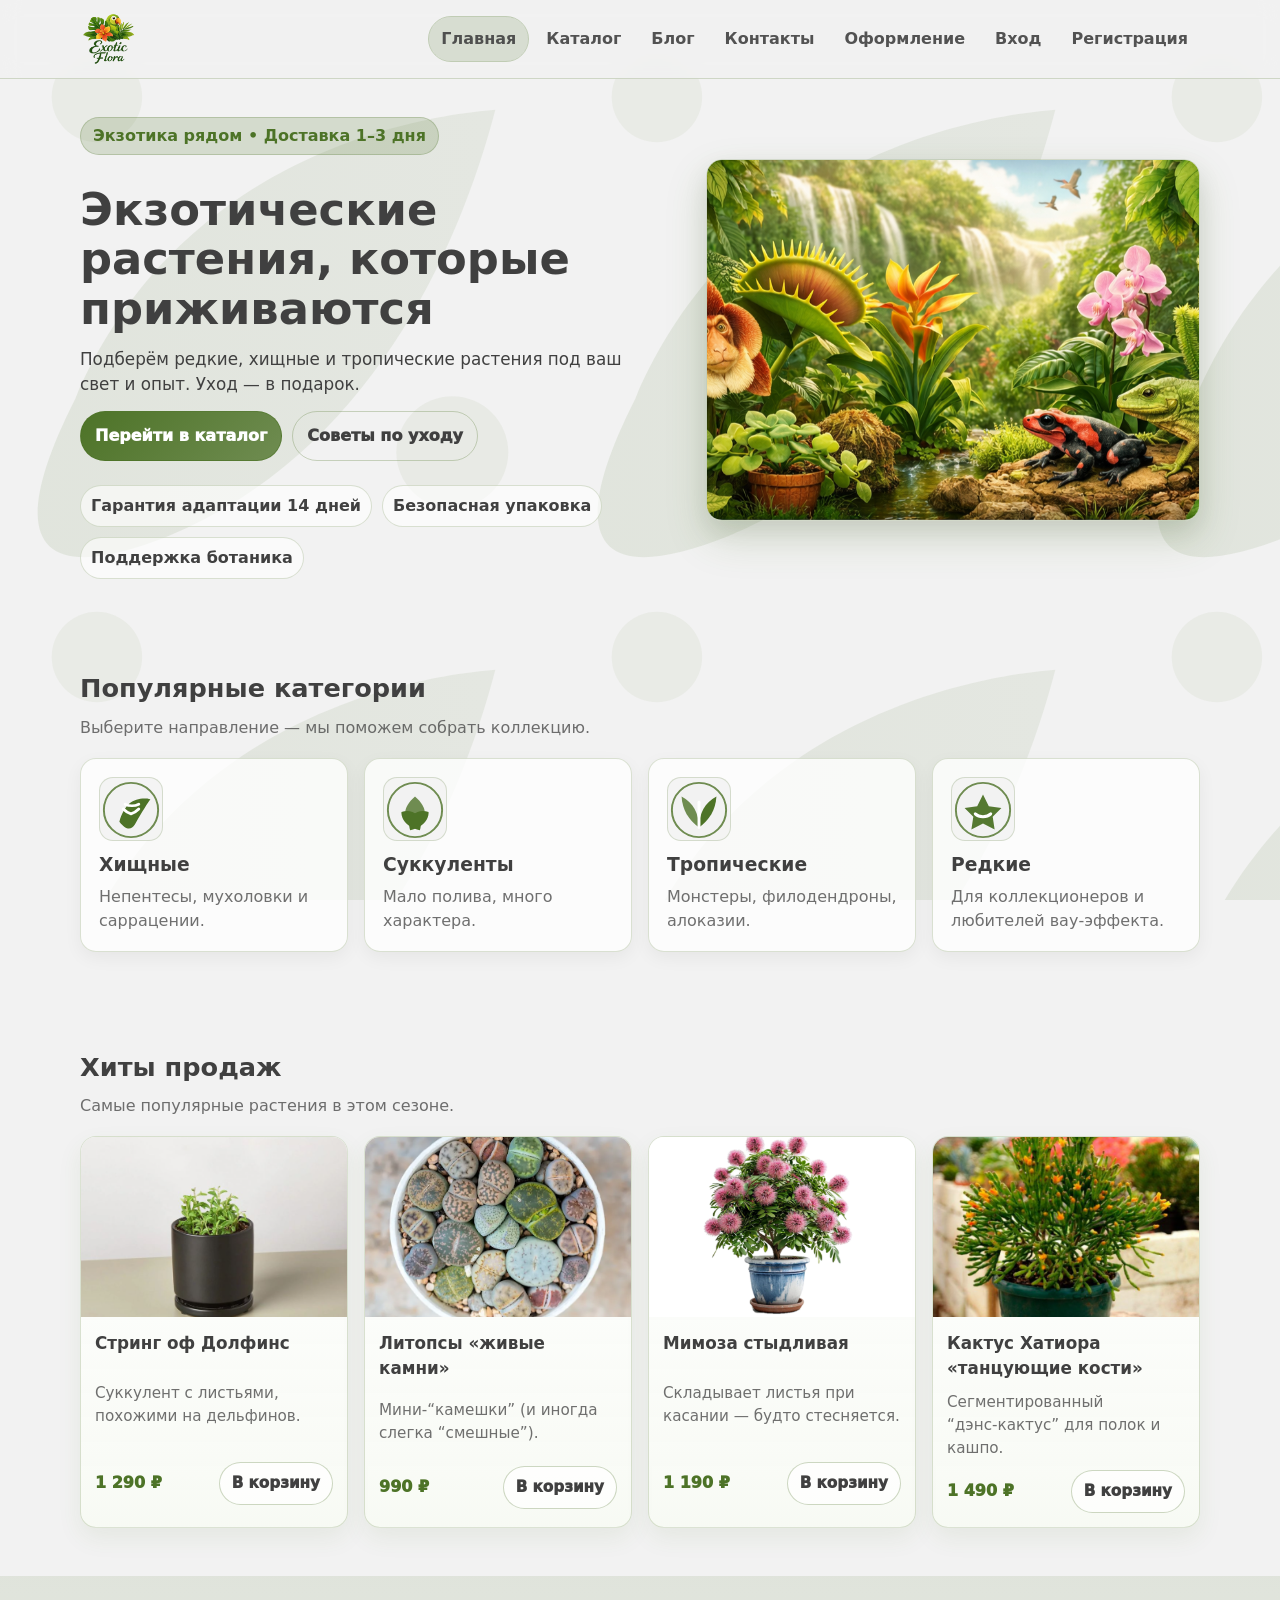
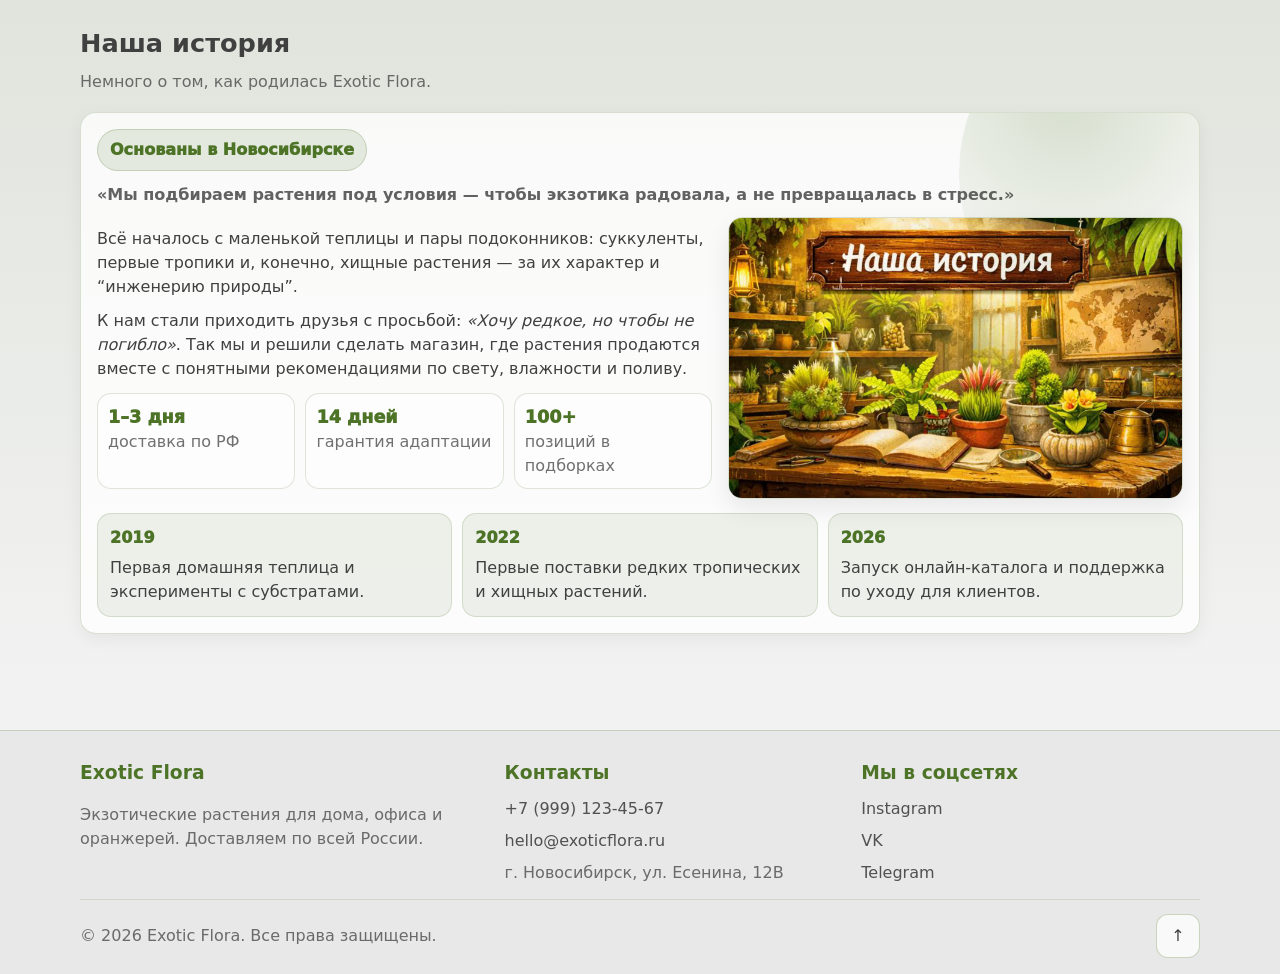
<file: frontend/index.html>
<!doctype html>
<html lang="ru">
<head>

<meta charset="UTF-8">
<meta name="viewport" content="width=device-width, initial-scale=1.0">
<meta name="theme-color" content="#4D7327">
<link rel="stylesheet" href="style.css">

<title>Exotic Flora — Экзотические растения</title>
<meta name="description" content="Магазин экзотических растений: редкие, хищные, суккуленты и тропические. Доставка и советы по уходу.">
</head>
<body id="top">

<header class="site-header">
  <div class="container header-inner">
    <a class="brand" href="index.html" aria-label="На главную Exotic Flora">
      <img src="images/logo.png" alt="Логотип Exotic Flora" class="brand-logo" width="220" height="60">
    </a>

    <button class="nav-toggle" type="button" aria-label="Открыть меню" aria-expanded="false" data-nav-toggle>
      <span class="nav-toggle-line"></span>
      <span class="nav-toggle-line"></span>
      <span class="nav-toggle-line"></span>
    </button>
      
    <nav class="nav" data-nav>
      <a class="nav-link" href="index.html">Главная</a>
      <a class="nav-link" href="catalog.html">Каталог</a>
      <a class="nav-link" href="blog.html">Блог</a>
      <a class="nav-link" href="contact.html">Контакты</a>
      <a class="nav-link" href="checkout.html">Оформление</a>
      <span class="auth-links" data-auth-area></span>
    </nav>
  </div>
</header>

<main class="site-main">

<section class="hero" aria-label="Экзотические растения">
  <div class="container hero-inner">
    <div class="hero-copy">
      <p class="pill">Экзотика рядом • Доставка 1–3 дня</p>
      <h1 class="hero-title">Экзотические растения, которые приживаются</h1>
      <p class="hero-subtitle">Подберём редкие, хищные и тропические растения под ваш свет и опыт. Уход — в подарок.</p>
      <div class="hero-actions">
        <a class="btn btn-primary" href="catalog.html">Перейти в каталог</a>
        <a class="btn btn-ghost" href="blog.html">Советы по уходу</a>
      </div>
      <ul class="hero-badges" aria-label="Преимущества">
        <li>Гарантия адаптации 14 дней</li>
        <li>Безопасная упаковка</li>
        <li>Поддержка ботаника</li>
      </ul>
    </div>

    <div class="hero-media" aria-hidden="true">
      <img class="hero-img" src="images/bacgraund.PNG" alt="Композиция из комнатных растений на светлом фоне" loading="lazy">
    </div>
  </div>
</section>

<section class="section">
  <div class="container">
    <div class="section-head">
      <h2 class="section-title">Популярные категории</h2>
      <p class="section-subtitle muted">Выберите направление — мы поможем собрать коллекцию.</p>
    </div>

    <div class="grid categories">
      <a class="card card-hover" href="catalog.html#carnivorous">
        <div class="card-icon"><img src="images/icon-carnivorous.svg" alt="Иконка: хищные растения" width="64" height="64" loading="lazy"></div>
        <h3>Хищные</h3><p class="muted">Непентесы, мухоловки и саррацении.</p>
      </a>

      <a class="card card-hover" href="catalog.html#succulents">
        <div class="card-icon"><img src="images/icon-succulents.svg" alt="Иконка: суккуленты" width="64" height="64" loading="lazy"></div>
        <h3>Суккуленты</h3><p class="muted">Мало полива, много характера.</p>
      </a>

      <a class="card card-hover" href="catalog.html#tropical">
        <div class="card-icon"><img src="images/icon-tropical.svg" alt="Иконка: тропические растения" width="64" height="64" loading="lazy"></div>
        <h3>Тропические</h3><p class="muted">Монстеры, филодендроны, алоказии.</p>
      </a>

      <a class="card card-hover" href="catalog.html#rare">
        <div class="card-icon"><img src="images/icon-rare.svg" alt="Иконка: редкие растения" width="64" height="64" loading="lazy"></div>
        <h3>Редкие</h3><p class="muted">Для коллекционеров и любителей вау‑эффекта.</p>
      </a>
    </div>
  </div>
</section>

<section class="section">
  <div class="container">
    <div class="section-head">
      <h2 class="section-title">Хиты продаж</h2>
      <p class="section-subtitle muted">Самые популярные растения в этом сезоне.</p>
    </div>

    <div class="grid products">

      <article class="product-card">
        <img src="images/string_of.png" alt="Суккулент string of dolphins" loading="lazy">
        <div class="product-body">
          <h3 class="product-title">Стринг оф Долфинс</h3>
          <p class="product-desc">Суккулент с листьями, похожими на дельфинов.</p>
          <div class="product-meta">
            <span class="price">1 290 ₽</span>
            <button class="btn btn-small" data-add-to-cart="9">В корзину</button>
          </div>
        </div>
      </article>

      <article class="product-card">
        <img src="images/Lithops.png" alt="Литопсы в горшке" loading="lazy">
        <div class="product-body">
          <h3 class="product-title">Литопсы «живые камни»</h3>
          <p class="product-desc">Мини‑“камешки” (и иногда слегка “смешные”).</p>
          <div class="product-meta">
            <span class="price">990 ₽</span>
            <button class="btn btn-small" data-add-to-cart="7">В корзину</button>
          </div>
        </div>
      </article>

      <article class="product-card">
        <img src="images/mimoza.png" alt="Мимоза стыдливая" loading="lazy">
        <div class="product-body">
          <h3 class="product-title">Мимоза стыдливая</h3>
          <p class="product-desc">Складывает листья при касании — будто стесняется.</p>
          <div class="product-meta">
            <span class="price">1 190 ₽</span>
            <button class="btn btn-small" data-add-to-cart="18">В корзину</button>
          </div>
        </div>
      </article>

      <article class="product-card">
        <img src="images/hatiora.png" alt="Кактус с сегментами" loading="lazy">
        <div class="product-body">
          <h3 class="product-title">Кактус Хатиора «танцующие кости»</h3>
          <p class="product-desc">Сегментированный “дэнс‑кактус” для полок и кашпо.</p>
          <div class="product-meta">
            <span class="price">1 490 ₽</span>
            <button class="btn btn-small" data-add-to-cart="10">В корзину</button>
          </div>
        </div>
      </article>
    </div>
  </div>
</section>

<section class="section story-section">
  <div class="container">
    <div class="section-head">
      <h2 class="section-title">Наша история</h2>
      <p class="section-subtitle muted">Немного о том, как родилась Exotic Flora.</p>
    </div>

    <div class="story-panel card">
      <div class="story-top">
        <div class="story-badge">Основаны в Новосибирске</div>
        <div class="story-quote">«Мы подбираем растения под условия — чтобы экзотика радовала, а не превращалась в стресс.»</div>
      </div>

      <div class="story-grid">
        <div class="story-text">
          <p>Всё началось с маленькой теплицы и пары подоконников: суккуленты, первые тропики и, конечно, хищные растения — за их характер и “инженерию природы”.</p>
          <p>К нам стали приходить друзья с просьбой: <em>«Хочу редкое, но чтобы не погибло»</em>. Так мы и решили сделать магазин, где растения продаются вместе с понятными рекомендациями по свету, влажности и поливу.</p>

          <div class="story-stats">
            <div class="stat"><div class="stat-num">1–3 дня</div><div class="stat-label muted">доставка по РФ</div></div>
            <div class="stat"><div class="stat-num">14 дней</div><div class="stat-label muted">гарантия адаптации</div></div>
            <div class="stat"><div class="stat-num">100+</div><div class="stat-label muted">позиций в подборках</div></div>
          </div>
        </div>

        <div class="story-media" aria-hidden="true">
          <img src="images/history.png" alt="Зелёные листья крупным планом" loading="lazy">
        </div>
      </div>

      <div class="timeline" aria-label="Короткая шкала времени">
        <div class="timeline-item"><div class="timeline-year">2019</div><div class="timeline-text">Первая домашняя теплица и эксперименты с субстратами.</div></div>
        <div class="timeline-item"><div class="timeline-year">2022</div><div class="timeline-text">Первые поставки редких тропических и хищных растений.</div></div>
        <div class="timeline-item"><div class="timeline-year">2026</div><div class="timeline-text">Запуск онлайн‑каталога и поддержка по уходу для клиентов.</div></div>
      </div>
    </div>
  </div>
</section>

</main>

<footer class="site-footer">
  <div class="container footer-grid">
    <div>
      <h3 class="footer-title">Exotic Flora</h3>
      <p class="muted">Экзотические растения для дома, офиса и оранжерей. Доставляем по всей России.</p>
    </div>

    <div>
      <h3 class="footer-title">Контакты</h3>
      <ul class="footer-list">
        <li><a href="tel:+79991234567">+7 (999) 123‑45‑67</a></li>
        <li><a href="mailto:hello@exoticflora.ru">hello@exoticflora.ru</a></li>
        <li><span class="muted">г. Новосибирск, ул. Есенина, 12В</span></li>
      </ul>
    </div>

    <div>
      <h3 class="footer-title">Мы в соцсетях</h3>
      <ul class="footer-list">
        <li><a href="#" aria-label="Exotic Flora в Instagram">Instagram</a></li>
        <li><a href="#" aria-label="Exotic Flora в VK">VK</a></li>
        <li><a href="#" aria-label="Exotic Flora в Telegram">Telegram</a></li>
      </ul>
    </div>
  </div>

  <div class="container footer-bottom">
    <span class="muted">© <span id="year"></span> Exotic Flora. Все права защищены.</span>
    <span data-admin-panel-link style="display:none"><a class="btn btn-ghost btn-sm" href="../backend/admin/index.php">Админ-панель</a></span>
    <a class="to-top" href="#top" aria-label="Наверх">↑</a>
  </div>
</footer>

<script src="script.js" defer></script>
</body>
</html>
</file>
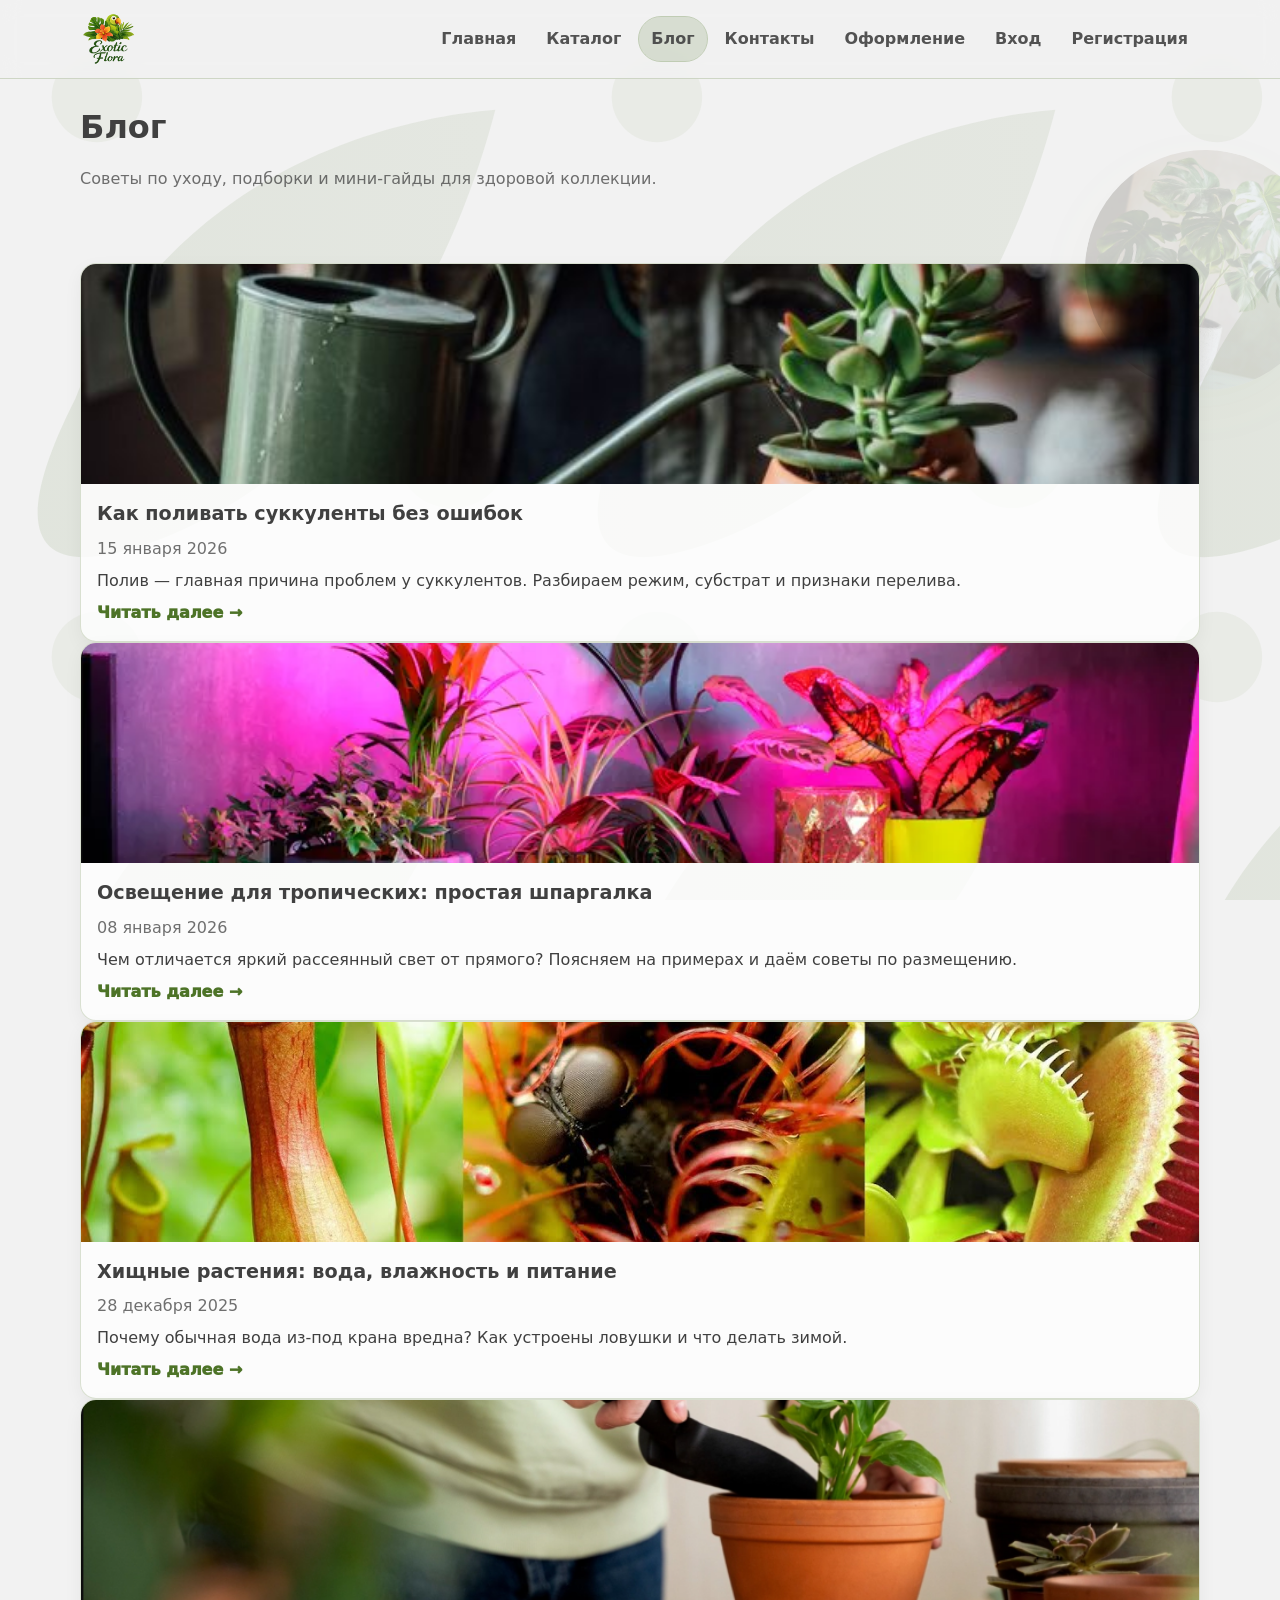
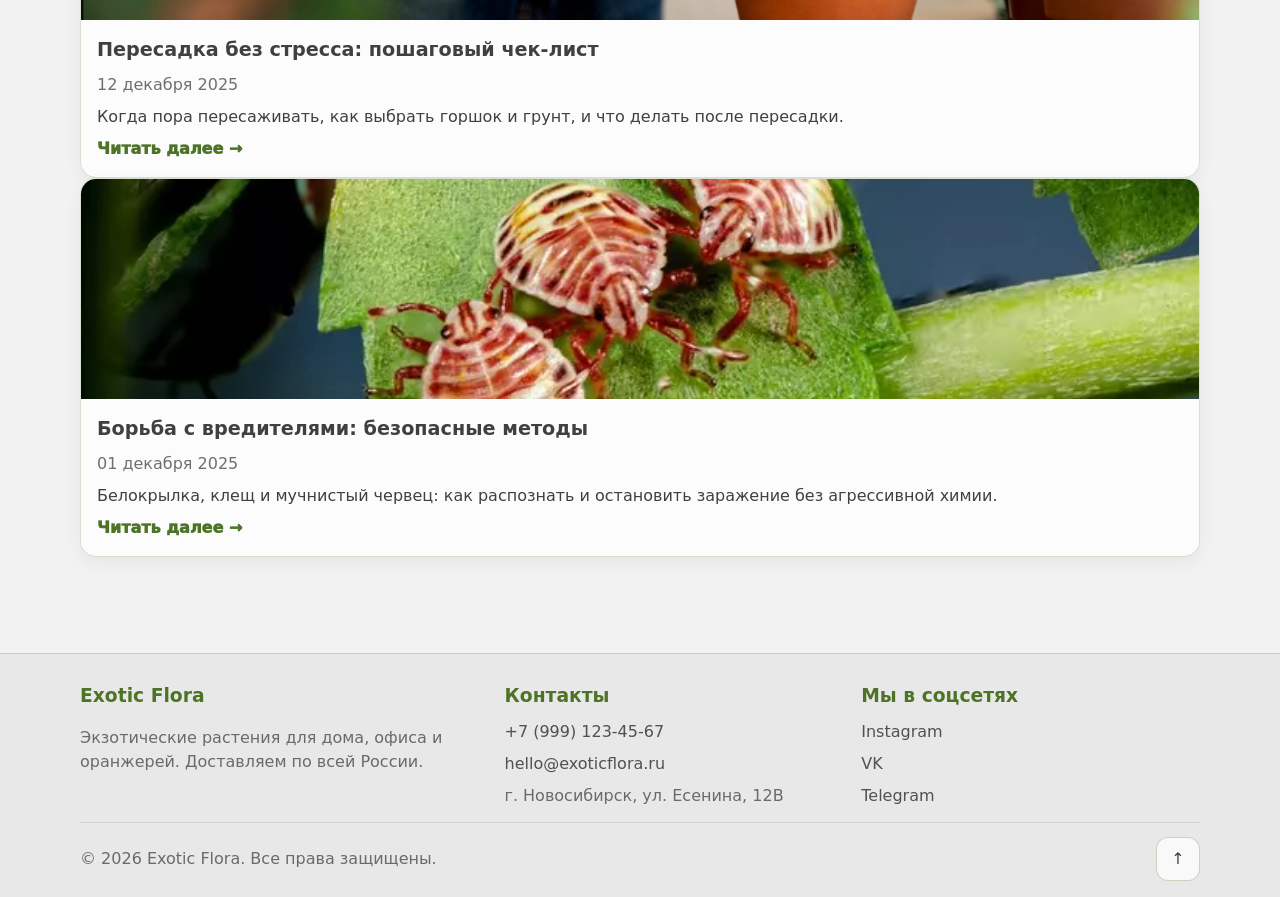
<file: frontend/blog.html>
<!doctype html>
<html lang="ru">
<head>

<meta charset="UTF-8">
<meta name="viewport" content="width=device-width, initial-scale=1.0">
<meta name="theme-color" content="#4D7327">
<link rel="stylesheet" href="style.css">

<title>Блог — Exotic Flora</title>
<meta name="description" content="Блог магазина Exotic Flora: статьи и советы по уходу за экзотическими растениями.">
</head>
<body id="top">

<header class="site-header">
  <div class="container header-inner">
    <a class="brand" href="index.html" aria-label="На главную Exotic Flora">
      <img src="images/logo.png" alt="Логотип Exotic Flora" class="brand-logo" width="220" height="60">
    </a>

    <button class="nav-toggle" type="button" aria-label="Открыть меню" aria-expanded="false" data-nav-toggle>
      <span class="nav-toggle-line"></span>
      <span class="nav-toggle-line"></span>
      <span class="nav-toggle-line"></span>
    </button>

    <nav class="nav" data-nav>
      <a class="nav-link" href="index.html">Главная</a>
      <a class="nav-link" href="catalog.html">Каталог</a>
      <a class="nav-link" href="blog.html">Блог</a>
      <a class="nav-link" href="contact.html">Контакты</a>
      <a class="nav-link" href="checkout.html">Оформление</a>
      <span class="auth-links" data-auth-area></span>
    </nav>
  </div>
</header>

<main class="site-main">

<img class="decor-leaf leaf-d" src="images/monstera.webp" alt="" aria-hidden="true" loading="lazy">
<section class="page-head">
  <div class="container">
    <h1 class="page-title">Блог</h1>
    <p class="muted">Советы по уходу, подборки и мини‑гайды для здоровой коллекции.</p>
  </div>
</section>

<section class="section">
  <div class="container blog-layout blog-layout-single">
    <div class="blog-main" aria-label="Список статей">
      
    <article class="post card" data-post="1">
      <img class="post-img" src="images/polivat-sukkulenty.jpg" alt="Иллюстрация к статье: растения" loading="lazy">
      <div class="post-body">
        <h2 class="post-title">Как поливать суккуленты без ошибок</h2>
        <p class="post-meta muted">15 января 2026</p>
        <p class="post-excerpt">Полив — главная причина проблем у суккулентов. Разбираем режим, субстрат и признаки перелива.</p>

        <div class="post-more" hidden data-post-more="1">
          <p>Суккуленты любят редкий, но обильный полив: поливаем только по полностью просохшему грунту.</p><p>Проверьте влажность шпажкой: сухая — поливаем, влажная — ждём.</p><p>Зимой большинство суккулентов замедляются: полив сокращают в 2–3 раза.</p>
          </div>

        <button class="link post-toggle" type="button" data-post-toggle="1" aria-expanded="false">Читать далее →</button>
      </div>
    </article>
    
    <article class="post card" data-post="2">
      <img class="post-img" src="images/svetalamp.png" alt="Иллюстрация к статье: растения" loading="lazy">
      <div class="post-body">
        <h2 class="post-title">Освещение для тропических: простая шпаргалка</h2>
        <p class="post-meta muted">08 января 2026</p>
        <p class="post-excerpt">Чем отличается яркий рассеянный свет от прямого? Поясняем на примерах и даём советы по размещению.</p>

        <div class="post-more" hidden data-post-more="2">
          <p>Яркий рассеянный свет — это когда солнце не бьёт прямо в листья, но света достаточно (тюль/восток/запад).</p><p>Если листья вытягиваются — света мало. Если есть сухие пятна — возможен ожог.</p><p>Подсветка LED зимой часто решает проблему роста и потери окраса.</p>
          </div>

        <button class="link post-toggle" type="button" data-post-toggle="2" aria-expanded="false">Читать далее →</button>
      </div>
    </article>
    
    <article class="post card" data-post="3">
      <img class="post-img" src="images/maxresdefault.jpg" alt="Иллюстрация к статье: растения" loading="lazy">
      <div class="post-body">
        <h2 class="post-title">Хищные растения: вода, влажность и питание</h2>
        <p class="post-meta muted">28 декабря 2025</p>
        <p class="post-excerpt">Почему обычная вода из-под крана вредна? Как устроены ловушки и что делать зимой.</p>

        <div class="post-more" hidden data-post-more="3">
          <p>Большинство хищников не переносят соли: используйте дистиллированную/осмос или дождевую воду.</p><p>Удобрениям — нет: лучше яркий свет и правильная вода.</p><p>Зимой возможен период покоя: меньше света → меньше полива.</p>
          </div>

        <button class="link post-toggle" type="button" data-post-toggle="3" aria-expanded="false">Читать далее →</button>
      </div>
    </article>
    
    <article class="post card" data-post="4">
      <img class="post-img" src="images/peresadka.png" alt="Иллюстрация к статье: растения" loading="lazy">
      <div class="post-body">
        <h2 class="post-title">Пересадка без стресса: пошаговый чек‑лист</h2>
        <p class="post-meta muted">12 декабря 2025</p>
        <p class="post-excerpt">Когда пора пересаживать, как выбрать горшок и грунт, и что делать после пересадки.</p>

        <div class="post-more" hidden data-post-more="4">
          <p>Пересаживайте, когда корни заполнили горшок или грунт стал “пылью”.</p><p>Горшок — на 1–2 размера больше. Слишком большой повышает риск закисания.</p><p>После пересадки дайте адаптацию и не переувлажняйте первые дни.</p>
          </div>

        <button class="link post-toggle" type="button" data-post-toggle="4" aria-expanded="false">Читать далее →</button>
      </div>
    </article>
    
    <article class="post card" data-post="5">
      <img class="post-img" src="images/borba.webp" alt="Иллюстрация к статье: растения" loading="lazy">
      <div class="post-body">
        <h2 class="post-title">Борьба с вредителями: безопасные методы</h2>
        <p class="post-meta muted">01 декабря 2025</p>
        <p class="post-excerpt">Белокрылка, клещ и мучнистый червец: как распознать и остановить заражение без агрессивной химии.</p>

        <div class="post-more" hidden data-post-more="5">
          <p>Начните с изоляции растения и осмотра обратной стороны листьев.</p><p>Мягкие методы: мыльный раствор, липкие ловушки, точечная обработка спиртом.</p><p>Если заражение сильное — используйте профильные средства по инструкции.</p>
          </div>

        <button class="link post-toggle" type="button" data-post-toggle="5" aria-expanded="false">Читать далее →</button>
      </div>
    </article>
    
    </div>
  </div>
</section>

</main>

<footer class="site-footer">
  <div class="container footer-grid">
    <div>
      <h3 class="footer-title">Exotic Flora</h3>
      <p class="muted">Экзотические растения для дома, офиса и оранжерей. Доставляем по всей России.</p>
    </div>

    <div>
      <h3 class="footer-title">Контакты</h3>
      <ul class="footer-list">
        <li><a href="tel:+79991234567">+7 (999) 123‑45‑67</a></li>
        <li><a href="mailto:hello@exoticflora.ru">hello@exoticflora.ru</a></li>
        <li><span class="muted">г. Новосибирск, ул. Есенина, 12В</span></li>
      </ul>
    </div>

    <div>
      <h3 class="footer-title">Мы в соцсетях</h3>
      <ul class="footer-list">
        <li><a href="#" aria-label="Exotic Flora в Instagram">Instagram</a></li>
        <li><a href="#" aria-label="Exotic Flora в VK">VK</a></li>
        <li><a href="#" aria-label="Exotic Flora в Telegram">Telegram</a></li>
      </ul>
    </div>
  </div>

  <div class="container footer-bottom">
    <span class="muted">© <span id="year"></span> Exotic Flora. Все права защищены.</span>
    <a class="to-top" href="#top" aria-label="Наверх">↑</a>
  </div>
</footer>

<script src="script.js" defer></script>
</body>
</html>
</file>
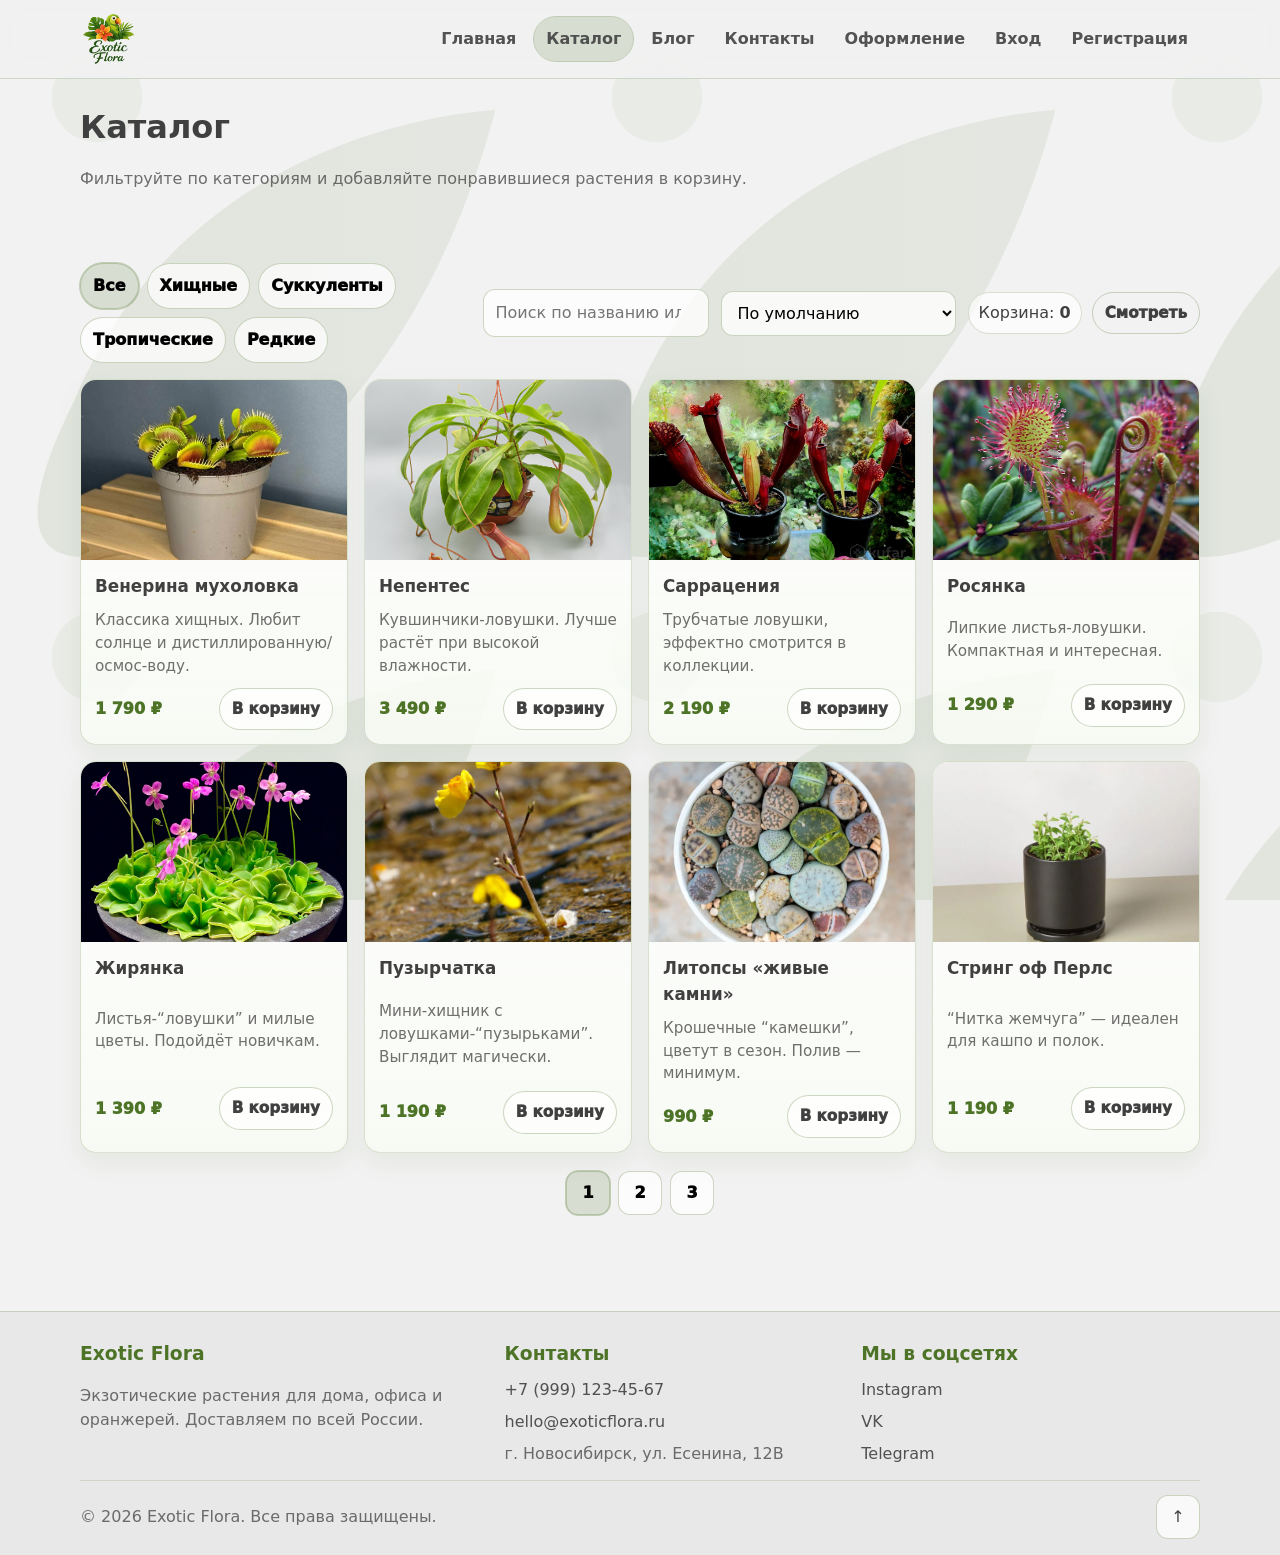
<file: frontend/catalog.html>
<!doctype html>
<html lang="ru">
<head>

<meta charset="UTF-8">
<meta name="viewport" content="width=device-width, initial-scale=1.0">
<meta name="theme-color" content="#4D7327">
<link rel="stylesheet" href="style.css">

<title>Каталог — Exotic Flora</title>
<meta name="description" content="Каталог экзотических растений: хищные, суккуленты, тропические и редкие. Фильтры, карточки товаров и пагинация.">
</head>
<body id="top">

<header class="site-header">
  <div class="container header-inner">
    <a class="brand" href="index.html" aria-label="На главную Exotic Flora">
      <img src="images/logo.png" alt="Логотип Exotic Flora" class="brand-logo" width="220" height="60">
    </a>

    <button class="nav-toggle" type="button" aria-label="Открыть меню" aria-expanded="false" data-nav-toggle>
      <span class="nav-toggle-line"></span>
      <span class="nav-toggle-line"></span>
      <span class="nav-toggle-line"></span>
    </button>

    <nav class="nav" data-nav>
      <a class="nav-link" href="index.html">Главная</a>
      <a class="nav-link" href="catalog.html">Каталог</a>
      <a class="nav-link" href="blog.html">Блог</a>
      <a class="nav-link" href="contact.html">Контакты</a>
      <a class="nav-link" href="checkout.html">Оформление</a>
      <span class="auth-links" data-auth-area></span>
    </nav>
  </div>
</header>

<main class="site-main">

<section class="page-head">
  <div class="container">
    <h1 class="page-title">Каталог</h1>
    <p class="muted">Фильтруйте по категориям и добавляйте понравившиеся растения в корзину.</p>
  </div>
</section>

<section class="section">
  <div class="container">
    <div class="catalog-toolbar">
      <div class="filters" aria-label="Фильтр по категориям">
        <button class="chip is-active" type="button" data-filter="all">Все</button>
        <button class="chip" type="button" data-filter="carnivorous">Хищные</button>
        <button class="chip" type="button" data-filter="succulents">Суккуленты</button>
        <button class="chip" type="button" data-filter="tropical">Тропические</button>
        <button class="chip" type="button" data-filter="rare">Редкие</button>
      </div>

      <div class="search">
        <label class="sr-only" for="catalog-search">Поиск</label>
        <input id="catalog-search" type="search" placeholder="Поиск по названию или описанию…" autocomplete="off" data-catalog-search>
      </div>

      <div class="sort">
        <label class="sr-only" for="catalog-sort">Сортировка</label>
        <select id="catalog-sort" data-catalog-sort>
          <option value="default">По умолчанию</option>
          <option value="price-asc">Цена: по возрастанию</option>
          <option value="price-desc">Цена: по убыванию</option>
          <option value="name-asc">Название: А-Я</option>
          <option value="name-desc">Название: Я-А</option>
        </select>
      </div>


      <div class="cart-mini" aria-label="Корзина">
        <span class="cart-badge" aria-live="polite">Корзина: <strong data-cart-count>0</strong></span>
        <button class="btn btn-ghost btn-small" type="button" data-open-cart>Смотреть</button>
      </div>
    </div>

    <div class="grid products" data-products>

      <article class="product-card" data-category="carnivorous" data-page="1">
        <img src="images/muholovka.png" alt="Венерина мухоловка в горшке" loading="lazy">
        <div class="product-body">
          <h3 class="product-title">Венерина мухоловка</h3>
          <p class="product-desc">Классика хищных. Любит солнце и дистиллированную/осмос‑воду.</p>
          <div class="product-meta">
            <span class="price">1 790 ₽</span>
            <button class="btn btn-small" data-add-to-cart="1">В корзину</button>
          </div>
        </div>
      </article>

      <article class="product-card" data-category="carnivorous" data-page="1">
        <img src="images/napenten.png" alt="Непентес с кувшинчиками" loading="lazy">
        <div class="product-body">
          <h3 class="product-title">Непентес</h3>
          <p class="product-desc">Кувшинчики‑ловушки. Лучше растёт при высокой влажности.</p>
          <div class="product-meta">
            <span class="price">3 490 ₽</span>
            <button class="btn btn-small" data-add-to-cart="2">В корзину</button>
          </div>
        </div>
      </article>

      <article class="product-card" data-category="carnivorous" data-page="1">
        <img src="images/saretia.jpg" alt="Саррацения крупным планом" loading="lazy">
        <div class="product-body">
          <h3 class="product-title">Саррацения</h3>
          <p class="product-desc">Трубчатые ловушки, эффектно смотрится в коллекции.</p>
          <div class="product-meta">
            <span class="price">2 190 ₽</span>
            <button class="btn btn-small" data-add-to-cart="3">В корзину</button>
          </div>
        </div>
      </article>

      <article class="product-card" data-category="carnivorous" data-page="1">
        <img src="images/rosianka.png" alt="Росянка крупным планом" loading="lazy">
        <div class="product-body">
          <h3 class="product-title">Росянка</h3>
          <p class="product-desc">Липкие листья‑ловушки. Компактная и интересная.</p>
          <div class="product-meta">
            <span class="price">1 290 ₽</span>
            <button class="btn btn-small" data-add-to-cart="4">В корзину</button>
          </div>
        </div>
      </article>

      <article class="product-card" data-category="carnivorous" data-page="1">
        <img src="images/jiranka.jpg" alt="Жирянка комнатная" loading="lazy">
        <div class="product-body">
          <h3 class="product-title">Жирянка</h3>
          <p class="product-desc">Листья‑“ловушки” и милые цветы. Подойдёт новичкам.</p>
          <div class="product-meta">
            <span class="price">1 390 ₽</span>
            <button class="btn btn-small" data-add-to-cart="5">В корзину</button>
          </div>
        </div>
      </article>

      <article class="product-card" data-category="carnivorous" data-page="1">
        <img src="images/puzir.jpg" alt="Хищное растение в террариуме" loading="lazy">
        <div class="product-body">
          <h3 class="product-title">Пузырчатка</h3>
          <p class="product-desc">Мини‑хищник с ловушками‑“пузырьками”. Выглядит магически.</p>
          <div class="product-meta">
            <span class="price">1 190 ₽</span>
            <button class="btn btn-small" data-add-to-cart="6">В корзину</button>
          </div>
        </div>
      </article>

      <article class="product-card" data-category="succulents" data-page="1">
        <img src="images/Lithops.png" alt="Литопсы в горшке" loading="lazy">
        <div class="product-body">
          <h3 class="product-title">Литопсы «живые камни»</h3>
          <p class="product-desc">Крошечные “камешки”, цветут в сезон. Полив — минимум.</p>
          <div class="product-meta">
            <span class="price">990 ₽</span>
            <button class="btn btn-small" data-add-to-cart="7">В корзину</button>
          </div>
        </div>
      </article>

      <article class="product-card" data-category="succulents" data-page="1">
        <img src="images/string_of.png" alt="Суккулент string of pearls" loading="lazy">
        <div class="product-body">
          <h3 class="product-title">Стринг оф Перлс</h3>
          <p class="product-desc">“Нитка жемчуга” — идеален для кашпо и полок.</p>
          <div class="product-meta">
            <span class="price">1 190 ₽</span>
            <button class="btn btn-small" data-add-to-cart="8">В корзину</button>
          </div>
        </div>
      </article>

      <article class="product-card" data-category="succulents" data-page="2">
        <img src="images/dolfins.jpg" alt="Суккулент string of dolphins" loading="lazy">
        <div class="product-body">
          <h3 class="product-title">Стринг оф Долфинс</h3>
          <p class="product-desc">Листочки похожи на дельфинов, которые “прыгают” по полке.</p>
          <div class="product-meta">
            <span class="price">1 290 ₽</span>
            <button class="btn btn-small" data-add-to-cart="9">В корзину</button>
          </div>
        </div>
      </article>

      <article class="product-card" data-category="succulents" data-page="2">
        <img src="images/hatiora.png" alt="Эпифитный кактус с сегментами" loading="lazy">
        <div class="product-body">
          <h3 class="product-title">Кактус Хатиора «танцующие кости»</h3>
          <p class="product-desc">Сегменты‑“косточки” — самый “движовый” кактус.</p>
          <div class="product-meta">
            <span class="price">1 490 ₽</span>
            <button class="btn btn-small" data-add-to-cart="10">В корзину</button>
          </div>
        </div>
      </article>

      <article class="product-card" data-category="succulents" data-page="2">
        <img src="images/zaichik.jpg" alt="Опунция в горшке" loading="lazy">
        <div class="product-body">
          <h3 class="product-title">Кактус «заячьи ушки»</h3>
          <p class="product-desc">Опунция с “ушками”. Только не гладьте — микроколючки!</p>
          <div class="product-meta">
            <span class="price">1 090 ₽</span>
            <button class="btn btn-small" data-add-to-cart="11">В корзину</button>
          </div>
        </div>
      </article>

      <article class="product-card" data-category="succulents" data-page="2">
        <img src="images/osliniy.jpg" alt="Седум в кашпо" loading="lazy">
        <div class="product-body">
          <h3 class="product-title">Седум «ослиный хвост»</h3>
          <p class="product-desc">Свисающие побеги‑“капельки”. Выглядит супер в подвесах.</p>
          <div class="product-meta">
            <span class="price">1 390 ₽</span>
            <button class="btn btn-small" data-add-to-cart="12">В корзину</button>
          </div>
        </div>
      </article>

      <article class="product-card" data-category="tropical" data-page="2">
        <img src="images/monstera.webp" alt="Монстера с листьями" loading="lazy">
        <div class="product-body">
          <h3 class="product-title">Монстера deliciosa</h3>
          <p class="product-desc">Большие резные листья, быстрый рост, любит опору.</p>
          <div class="product-meta">
            <span class="price">1 990 ₽</span>
            <button class="btn btn-small" data-add-to-cart="13">В корзину</button>
          </div>
        </div>
      </article>

      <article class="product-card" data-category="tropical" data-page="2">
        <img src="images/alokazia.jpeg" alt="Алоказия в интерьере" loading="lazy">
        <div class="product-body">
          <h3 class="product-title">Алоказия Polly</h3>
          <p class="product-desc">Контрастные листья, любит влажность и стабильный уход.</p>
          <div class="product-meta">
            <span class="price">2 590 ₽</span>
            <button class="btn btn-small" data-add-to-cart="14">В корзину</button>
          </div>
        </div>
      </article>

      <article class="product-card" data-category="tropical" data-page="2">
        <img src="images/filodendron.jpg" alt="Филодендрон крупным планом" loading="lazy">
        <div class="product-body">
          <h3 class="product-title">Филодендрон Brasil</h3>
          <p class="product-desc">Лиана с пёстрыми листьями, легко формируется.</p>
          <div class="product-meta">
            <span class="price">1 490 ₽</span>
            <button class="btn btn-small" data-add-to-cart="15">В корзину</button>
          </div>
        </div>
      </article>

      <article class="product-card" data-category="tropical" data-page="2">
        <img src="images/kalatea.jpeg" alt="Калатея в горшке" loading="lazy">
        <div class="product-body">
          <h3 class="product-title">Калатея orbifolia</h3>
          <p class="product-desc">Полосатая красотка. Любит мягкую воду и рассеянный свет.</p>
          <div class="product-meta">
            <span class="price">2 190 ₽</span>
            <button class="btn btn-small" data-add-to-cart="16">В корзину</button>
          </div>
        </div>
      </article>

      <article class="product-card" data-category="tropical" data-page="3">
        <img src="images/anturium.jpg" alt="Антуриум с цветком" loading="lazy">
        <div class="product-body">
          <h3 class="product-title">Антуриум</h3>
          <p class="product-desc">Декоративное цветение, любит тепло и рассеянный свет.</p>
          <div class="product-meta">
            <span class="price">1 790 ₽</span>
            <button class="btn btn-small" data-add-to-cart="17">В корзину</button>
          </div>
        </div>
      </article>

      <article class="product-card" data-category="tropical" data-page="3">
        <img src="images/mimoza.png" alt="Мимоза стыдливая" loading="lazy">
        <div class="product-body">
          <h3 class="product-title">Мимоза стыдливая</h3>
          <p class="product-desc">Складывает листья при касании — будто “смущается”.</p>
          <div class="product-meta">
            <span class="price">1 190 ₽</span>
            <button class="btn btn-small" data-add-to-cart="18">В корзину</button>
          </div>
        </div>
      </article>

      <article class="product-card" data-category="rare" data-page="3">
        <img src="images/love.jpeg" alt="Хойя с сердечным листом" loading="lazy">
        <div class="product-body">
          <h3 class="product-title">Хойя «Сердце»</h3>
          <p class="product-desc">Толстые сердечные листья. Отличный подарок.</p>
          <div class="product-meta">
            <span class="price">1 590 ₽</span>
            <button class="btn btn-small" data-add-to-cart="19">В корзину</button>
          </div>
        </div>
      </article>

      <article class="product-card" data-category="rare" data-page="3">
        <img src="images/erecta.jpeg" alt="Каудексное растение в горшке" loading="lazy">
        <div class="product-body">
          <h3 class="product-title">Стэфания erecta</h3>
          <p class="product-desc">Лиана из “картофелины”‑каудекса. Настоящая экзотика.</p>
          <div class="product-meta">
            <span class="price">4 990 ₽</span>
            <button class="btn btn-small" data-add-to-cart="20">В корзину</button>
          </div>
        </div>
      </article>

      <article class="product-card" data-category="rare" data-page="3">
        <img src="images/budha.webp" alt="Джатрофа в горшке" loading="lazy">
        <div class="product-body">
          <h3 class="product-title">Джатрофа «Buddha Belly»</h3>
          <p class="product-desc">Ствол‑“животик” и коралловые цветы — очень необычно.</p>
          <div class="product-meta">
            <span class="price">3 990 ₽</span>
            <button class="btn btn-small" data-add-to-cart="21">В корзину</button>
          </div>
        </div>
      </article>

      <article class="product-card" data-category="rare" data-page="3">
        <img src="images/mouse.jpeg" alt="Чёрный бат‑флауэр" loading="lazy">
        <div class="product-body">
          <h3 class="product-title">Цветок‑летучая мышь (Tacca)</h3>
          <p class="product-desc">“Крылья” и длинные “усы”. Любит тепло и влажность.</p>
          <div class="product-meta">
            <span class="price">6 990 ₽</span>
            <button class="btn btn-small" data-add-to-cart="22">В корзину</button>
          </div>
        </div>
      </article>

      <article class="product-card" data-category="rare" data-page="3">
        <img src="images/monkey.jpg" alt="Орхидея крупным планом" loading="lazy">
        <div class="product-body">
          <h3 class="product-title">Орхидея «лицо обезьяны»</h3>
          <p class="product-desc">Цветок похож на мордочку. Экзотика для терпеливых.</p>
          <div class="product-meta">
            <span class="price">7 990 ₽</span>
            <button class="btn btn-small" data-add-to-cart="23">В корзину</button>
          </div>
        </div>
      </article>

      <article class="product-card" data-category="rare" data-page="3">
        <img src="images/liliy.jpeg" alt="Экзотическое растение в горшке" loading="lazy">
        <div class="product-body">
          <h3 class="product-title">Вуду‑лилия (Amorphophallus)</h3>
          <p class="product-desc">Та самая “вонючка” в цветении. Эффектно (и смешно).</p>
          <div class="product-meta">
            <span class="price">5 990 ₽</span>
            <button class="btn btn-small" data-add-to-cart="24">В корзину</button>
          </div>
        </div>
      </article>
    </div>


    <nav class="pagination" aria-label="Пагинация">
      <button class="page-btn is-active" type="button" data-page="1">1</button>
      <button class="page-btn" type="button" data-page="2">2</button>
      <button class="page-btn" type="button" data-page="3">3</button>
    </nav>
  </div>
</section>

<div class="modal" hidden data-cart-modal role="dialog" aria-modal="true" aria-label="Корзина">
  <div class="modal-overlay" data-close-cart></div>
  <div class="modal-panel" role="document">
    <div class="modal-head">
      <h2>Корзина</h2>
      <button class="icon-btn" type="button" aria-label="Закрыть" data-close-cart>✕</button>
    </div>
    <div class="modal-body">
      <ul class="cart-list" data-cart-list></ul>
      <p class="muted" data-cart-empty>Пока пусто. Добавьте пару растений</p>
    </div>
    <div class="modal-foot">
      <span class="price">Итого: <strong data-cart-total>0 ₽</strong></span>
      <button class="btn btn-primary" type="button" data-checkout>Перейти к оформлению</button>
    </div>
  </div>
</div>

</main>

<footer class="site-footer">
  <div class="container footer-grid">
    <div>
      <h3 class="footer-title">Exotic Flora</h3>
      <p class="muted">Экзотические растения для дома, офиса и оранжерей. Доставляем по всей России.</p>
    </div>

    <div>
      <h3 class="footer-title">Контакты</h3>
      <ul class="footer-list">
        <li><a href="tel:+79991234567">+7 (999) 123‑45‑67</a></li>
        <li><a href="mailto:hello@exoticflora.ru">hello@exoticflora.ru</a></li>
        <li><span class="muted">г. Новосибирск, ул. Есенина, 12В</span></li>
      </ul>
    </div>

    <div>
      <h3 class="footer-title">Мы в соцсетях</h3>
      <ul class="footer-list">
        <li><a href="#" aria-label="Exotic Flora в Instagram">Instagram</a></li>
        <li><a href="#" aria-label="Exotic Flora в VK">VK</a></li>
        <li><a href="#" aria-label="Exotic Flora в Telegram">Telegram</a></li>
      </ul>
    </div>
  </div>

  <div class="container footer-bottom">
    <span class="muted">© <span id="year"></span> Exotic Flora. Все права защищены.</span>
    <a class="to-top" href="#top" aria-label="Наверх">↑</a>
  </div>
</footer>

<script src="script.js" defer></script>
</body>
</html>
</file>
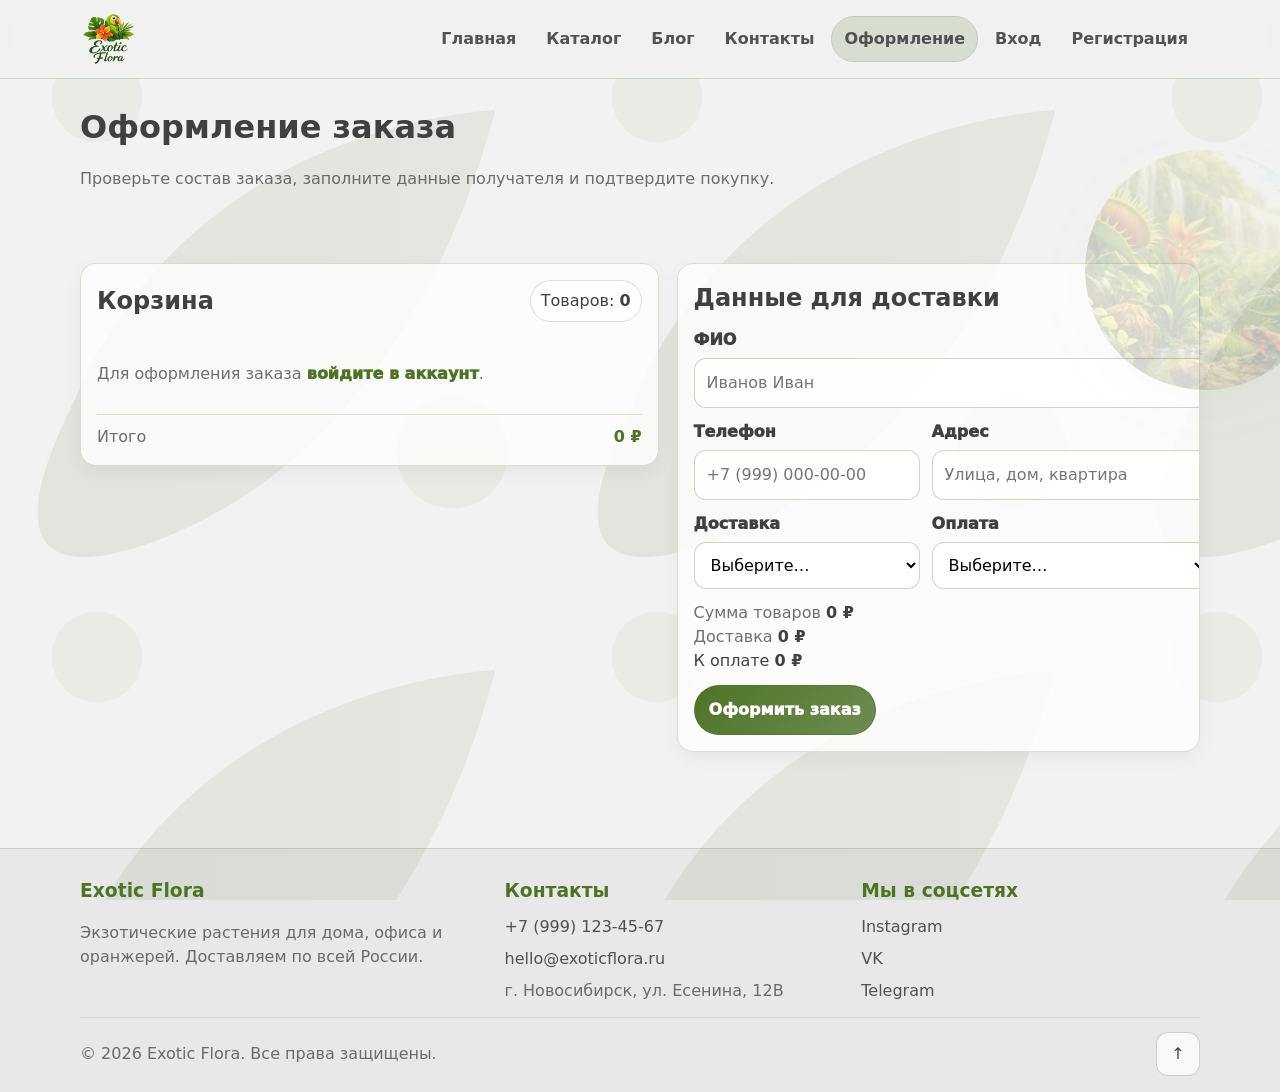
<file: frontend/checkout.html>
<!doctype html>
<html lang="ru">
<head>

<meta charset="UTF-8">
<meta name="viewport" content="width=device-width, initial-scale=1.0">
<meta name="theme-color" content="#4D7327">
<link rel="stylesheet" href="style.css">

<title>Оформление заказа — Exotic Flora</title>
<meta name="description" content="Оформление заказа: корзина, количество товаров, форма доставки и оплаты.">
</head>
<body id="top">

<header class="site-header">
  <div class="container header-inner">
    <a class="brand" href="index.html" aria-label="На главную Exotic Flora">
      <img src="images/logo.png" alt="Логотип Exotic Flora" class="brand-logo" width="220" height="60">
    </a>

    <button class="nav-toggle" type="button" aria-label="Открыть меню" aria-expanded="false" data-nav-toggle>
      <span class="nav-toggle-line"></span>
      <span class="nav-toggle-line"></span>
      <span class="nav-toggle-line"></span>
    </button>

    <nav class="nav" data-nav>
      <a class="nav-link" href="index.html">Главная</a>
      <a class="nav-link" href="catalog.html">Каталог</a>
      <a class="nav-link" href="blog.html">Блог</a>
      <a class="nav-link" href="contact.html">Контакты</a>
      <a class="nav-link" href="checkout.html">Оформление</a>
      <span class="auth-links" data-auth-area></span>
    </nav>
  </div>
</header>

<main class="site-main">

<img class="decor-leaf leaf-f" src="images/bacgraund.PNG" alt="" aria-hidden="true" loading="lazy">
<section class="page-head">
  <div class="container">
    <h1 class="page-title">Оформление заказа</h1>
    <p class="muted">Проверьте состав заказа, заполните данные получателя и подтвердите покупку.</p>
  </div>
</section>

<section class="section" data-checkout-page>
  <div class="container checkout-layout">
    <div class="card checkout-card">
      <div class="checkout-head">
        <h2>Корзина</h2>
        <span class="cart-badge">Товаров: <strong data-checkout-count>0</strong></span>
      </div>

      <ul class="checkout-list" data-checkout-list></ul>
      <p class="muted" data-checkout-empty>Корзина пуста. Перейдите в <a class="link" href="catalog.html">каталог</a> и добавьте растения</p>

      <div class="checkout-summary">
        <span class="muted">Итого</span>
        <span class="price"><strong data-checkout-total>0 ₽</strong></span>
      </div>
    </div>

    <div class="card checkout-card">
      <h2>Данные для доставки</h2>

      <form class="form" data-order-form novalidate>
        <div class="form-grid">
          <label class="field field-full">
            <span class="field-label">ФИО</span>
            <input type="text" name="fullname" placeholder="Иванов Иван" autocomplete="name" required>
            <span class="field-hint">Укажите ФИО (минимум 3 символа).</span>
          </label>

          <label class="field">
            <span class="field-label">Телефон</span>
            <input type="tel" name="phone" placeholder="+7 (999) 000-00-00" autocomplete="tel" required>
            <span class="field-hint">Введите телефон.</span>
          </label>

          <label class="field" data-address-field>
            <span class="field-label">Адрес</span>
            <input type="text" name="address" placeholder="Улица, дом, квартира" required autocomplete="street-address">
            <span class="field-hint">Укажите адрес доставки.</span>
          </label>

          <label class="field">
            <span class="field-label">Доставка</span>
            <select name="delivery" required>
              <option value="" selected disabled>Выберите…</option>
              <option value="courier">Курьер</option>
              <option value="pickup">Самовывоз</option>
            </select>
            <span class="field-hint">Выберите способ доставки.</span>
          </label>

          <label class="field">
            <span class="field-label">Оплата</span>
            <select name="payment" required>
              <option value="" selected disabled>Выберите…</option>
              <option value="card">Картой онлайн</option>
              <option value="cash">Наличными при получении</option>
            </select>
            <span class="field-hint">Выберите способ оплаты.</span>
          </label>

        </div>

        <div class="order-summary-box" aria-label="Сводка заказа">
          <div class="order-summary-row">
            <span class="muted">Сумма товаров</span>
            <strong data-summary-subtotal>0 ₽</strong>
          </div>
          <div class="order-summary-row">
            <span class="muted">Доставка</span>
            <strong data-summary-delivery>0 ₽</strong>
          </div>
          <div class="order-summary-row order-summary-row-total">
            <span>К оплате</span>
            <strong data-summary-grand>0 ₽</strong>
          </div>
        </div>

        <div class="form-actions">
          <button class="btn btn-primary" type="submit" data-order-submit>Оформить заказ</button>
          <p class="muted small status-message" data-order-status aria-live="polite"></p>
        </div>
      </form>
    </div>
  </div>
</section>

</main>

<footer class="site-footer">
  <div class="container footer-grid">
    <div>
      <h3 class="footer-title">Exotic Flora</h3>
      <p class="muted">Экзотические растения для дома, офиса и оранжерей. Доставляем по всей России.</p>
    </div>

    <div>
      <h3 class="footer-title">Контакты</h3>
      <ul class="footer-list">
        <li><a href="tel:+79991234567">+7 (999) 123‑45‑67</a></li>
        <li><a href="mailto:hello@exoticflora.ru">hello@exoticflora.ru</a></li>
        <li><span class="muted">г. Новосибирск, ул. Есенина, 12В</span></li>
      </ul>
    </div>

    <div>
      <h3 class="footer-title">Мы в соцсетях</h3>
      <ul class="footer-list">
        <li><a href="#" aria-label="Exotic Flora в Instagram">Instagram</a></li>
        <li><a href="#" aria-label="Exotic Flora в VK">VK</a></li>
        <li><a href="#" aria-label="Exotic Flora в Telegram">Telegram</a></li>
      </ul>
    </div>
  </div>

  <div class="container footer-bottom">
    <span class="muted">© <span id="year"></span> Exotic Flora. Все права защищены.</span>
    <a class="to-top" href="#top" aria-label="Наверх">↑</a>
  </div>
</footer>

<script src="script.js" defer></script>
</body>
</html>
</file>
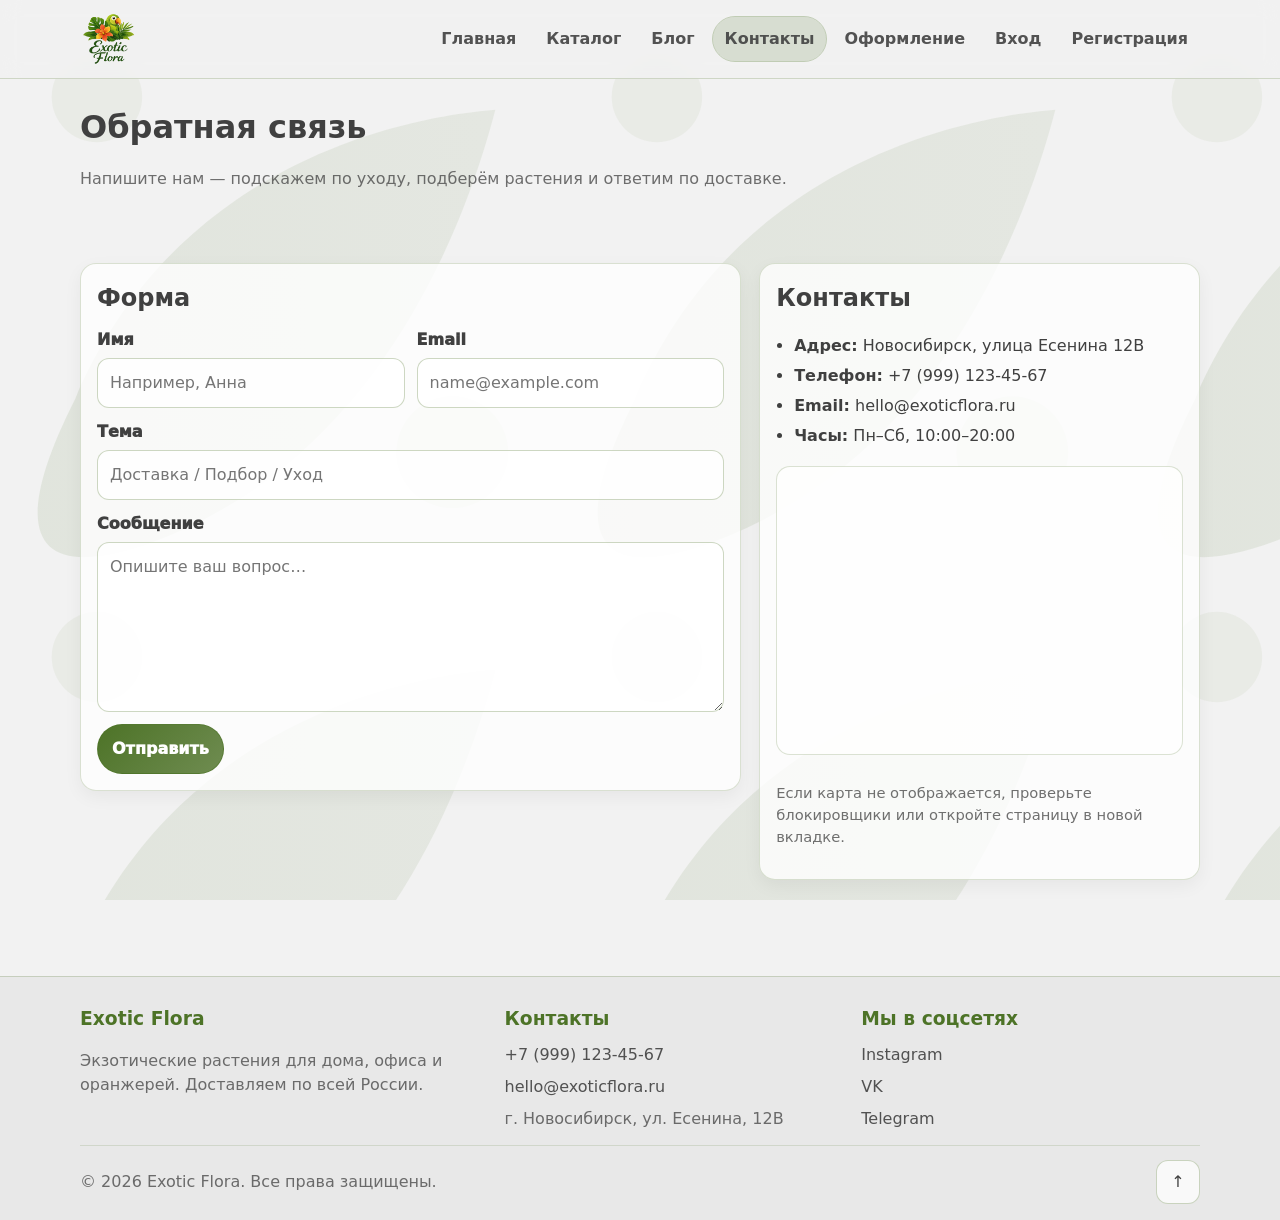
<file: frontend/contact.html>
<!doctype html>
<html lang="ru">
<head>

<meta charset="UTF-8">
<meta name="viewport" content="width=device-width, initial-scale=1.0">
<meta name="theme-color" content="#4D7327">
<link rel="stylesheet" href="style.css">

<title>Контакты — Exotic Flora</title>
<meta name="description" content="Контакты магазина Exotic Flora: форма обратной связи, адрес, телефон и карта.">
</head>
<body id="top">

<header class="site-header">
  <div class="container header-inner">
    <a class="brand" href="index.html" aria-label="На главную Exotic Flora">
      <img src="images/logo.png" alt="Логотип Exotic Flora" class="brand-logo" width="220" height="60">
    </a>

    <button class="nav-toggle" type="button" aria-label="Открыть меню" aria-expanded="false" data-nav-toggle>
      <span class="nav-toggle-line"></span>
      <span class="nav-toggle-line"></span>
      <span class="nav-toggle-line"></span>
    </button>

    <nav class="nav" data-nav>
      <a class="nav-link" href="index.html">Главная</a>
      <a class="nav-link" href="catalog.html">Каталог</a>
      <a class="nav-link" href="blog.html">Блог</a>
      <a class="nav-link" href="contact.html">Контакты</a>
      <a class="nav-link" href="checkout.html">Оформление</a>
      <span class="auth-links" data-auth-area></span>
    </nav>
  </div>
</header>

<main class="site-main">


<section class="page-head">
  <div class="container">
    <h1 class="page-title">Обратная связь</h1>
    <p class="muted">Напишите нам — подскажем по уходу, подберём растения и ответим по доставке.</p>
  </div>
</section>

<section class="section">
  <div class="container contact-layout">
    <div class="card contact-card">
      <h2>Форма</h2>

      <form class="form" data-contact-form novalidate>
        <div class="form-grid">
          <label class="field">
            <span class="field-label">Имя</span>
            <input type="text" name="name" placeholder="Например, Анна" required>
            <span class="field-hint">Введите имя (минимум 2 символа).</span>
          </label>

          <label class="field">
            <span class="field-label">Email</span>
            <input type="email" name="email" placeholder="name@example.com" required>
            <span class="field-hint">Введите корректный email.</span>
          </label>

          <label class="field field-full">
            <span class="field-label">Тема</span>
            <input type="text" name="subject" placeholder="Доставка / Подбор / Уход" required>
            <span class="field-hint">Укажите тему (минимум 3 символа).</span>
          </label>

          <label class="field field-full">
            <span class="field-label">Сообщение</span>
            <textarea name="message" rows="6" placeholder="Опишите ваш вопрос…" required></textarea>
            <span class="field-hint">Напишите сообщение (минимум 10 символов).</span>
          </label>
        </div>

        <div class="form-actions">
          <button class="btn btn-primary" type="submit">Отправить</button>
          <p class="muted small status-message" data-form-status aria-live="polite"></p>
        </div>
      </form>
    </div>

    <div class="card contact-card">
      <h2>Контакты</h2>
      <ul class="contact-list">
        <li><strong>Адрес:</strong> Новосибирск, улица Есенина 12В</li>
        <li><strong>Телефон:</strong> <a href="tel:+79991234567">+7 (999) 123‑45‑67</a></li>
        <li><strong>Email:</strong> <a href="mailto:hello@exoticflora.ru">hello@exoticflora.ru</a></li>
        <li><strong>Часы:</strong> Пн–Сб, 10:00–20:00</li>
      </ul>

      <div class="map">
        
<iframe
  title="Карта: Exotic Flora"
  src="https://www.google.com/maps?q=Новосибирск%20улица%20Есенина%2012В&output=embed"
  loading="lazy"
  referrerpolicy="no-referrer-when-downgrade"></iframe>

      </div>

      <p class="muted small">Если карта не отображается, проверьте блокировщики или откройте страницу в новой вкладке.</p>
    </div>
  </div>
</section>

</main>

<footer class="site-footer">
  <div class="container footer-grid">
    <div>
      <h3 class="footer-title">Exotic Flora</h3>
      <p class="muted">Экзотические растения для дома, офиса и оранжерей. Доставляем по всей России.</p>
    </div>

    <div>
      <h3 class="footer-title">Контакты</h3>
      <ul class="footer-list">
        <li><a href="tel:+79991234567">+7 (999) 123‑45‑67</a></li>
        <li><a href="mailto:hello@exoticflora.ru">hello@exoticflora.ru</a></li>
        <li><span class="muted">г. Новосибирск, ул. Есенина, 12В</span></li>
      </ul>
    </div>

    <div>
      <h3 class="footer-title">Мы в соцсетях</h3>
      <ul class="footer-list">
        <li><a href="#" aria-label="Exotic Flora в Instagram">Instagram</a></li>
        <li><a href="#" aria-label="Exotic Flora в VK">VK</a></li>
        <li><a href="#" aria-label="Exotic Flora в Telegram">Telegram</a></li>
      </ul>
    </div>
  </div>

  <div class="container footer-bottom">
    <span class="muted">© <span id="year"></span> Exotic Flora. Все права защищены.</span>
    <a class="to-top" href="#top" aria-label="Наверх">↑</a>
  </div>
</footer>

<script src="script.js" defer></script>
</body>
</html>
</file>
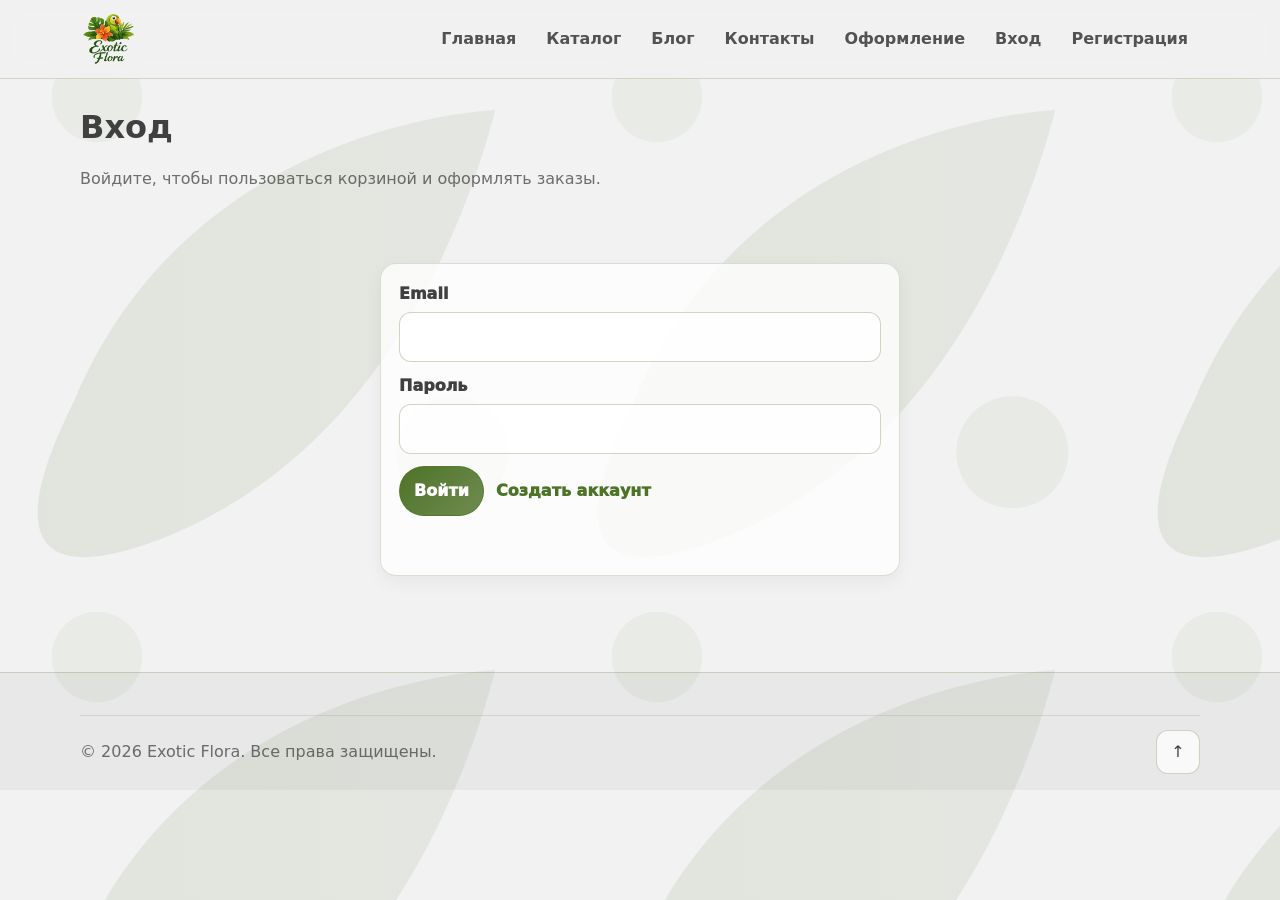
<file: frontend/login.html>
<!doctype html>
<html lang="ru">
<head>
<meta charset="UTF-8">
<meta name="viewport" content="width=device-width, initial-scale=1.0">
<meta name="theme-color" content="#4D7327">
<link rel="stylesheet" href="style.css">
<title>Вход — Exotic Flora</title>
<meta name="description" content="Вход в личный кабинет Exotic Flora.">
</head>
<body id="top">
<header class="site-header">
  <div class="container header-inner">
    <a class="brand" href="index.html" aria-label="На главную Exotic Flora">
      <img src="images/logo.png" alt="Логотип Exotic Flora" class="brand-logo" width="220" height="60">
    </a>
    <button class="nav-toggle" type="button" aria-label="Открыть меню" aria-expanded="false" data-nav-toggle>
      <span class="nav-toggle-line"></span><span class="nav-toggle-line"></span><span class="nav-toggle-line"></span>
    </button>
    <nav class="nav" data-nav>
      <a class="nav-link" href="index.html">Главная</a>
      <a class="nav-link" href="catalog.html">Каталог</a>
      <a class="nav-link" href="blog.html">Блог</a>
      <a class="nav-link" href="contact.html">Контакты</a>
      <a class="nav-link" href="checkout.html">Оформление</a>
      <span class="auth-links" data-auth-area></span>
    </nav>
  </div>
</header>
<main class="site-main">
<section class="page-head"><div class="container"><h1 class="page-title">Вход</h1><p class="muted">Войдите, чтобы пользоваться корзиной и оформлять заказы.</p></div></section>
<section class="section"><div class="container auth-layout"><div class="card auth-card">
  <form class="form" data-auth-form="login" novalidate>
    <label class="field field-full"><span class="field-label">Email</span><input type="email" name="email" autocomplete="email" required><span class="field-hint">Введите корректный email.</span></label>
    <label class="field field-full"><span class="field-label">Пароль</span><input type="password" name="password" autocomplete="current-password" required><span class="field-hint">Минимум 6 символов.</span></label>
    <div class="form-actions"><button class="btn btn-primary" type="submit">Войти</button><a class="link" href="register.html">Создать аккаунт</a></div>
    <p class="muted small status-message" data-auth-status aria-live="polite"></p>
  </form>
</div></div></section>
</main>
<footer class="site-footer"><div class="container footer-bottom"><span class="muted">© <span id="year"></span> Exotic Flora. Все права защищены.</span><a class="to-top" href="#top" aria-label="Наверх">↑</a></div></footer>
<script src="script.js" defer></script>
</body>
</html>
</file>
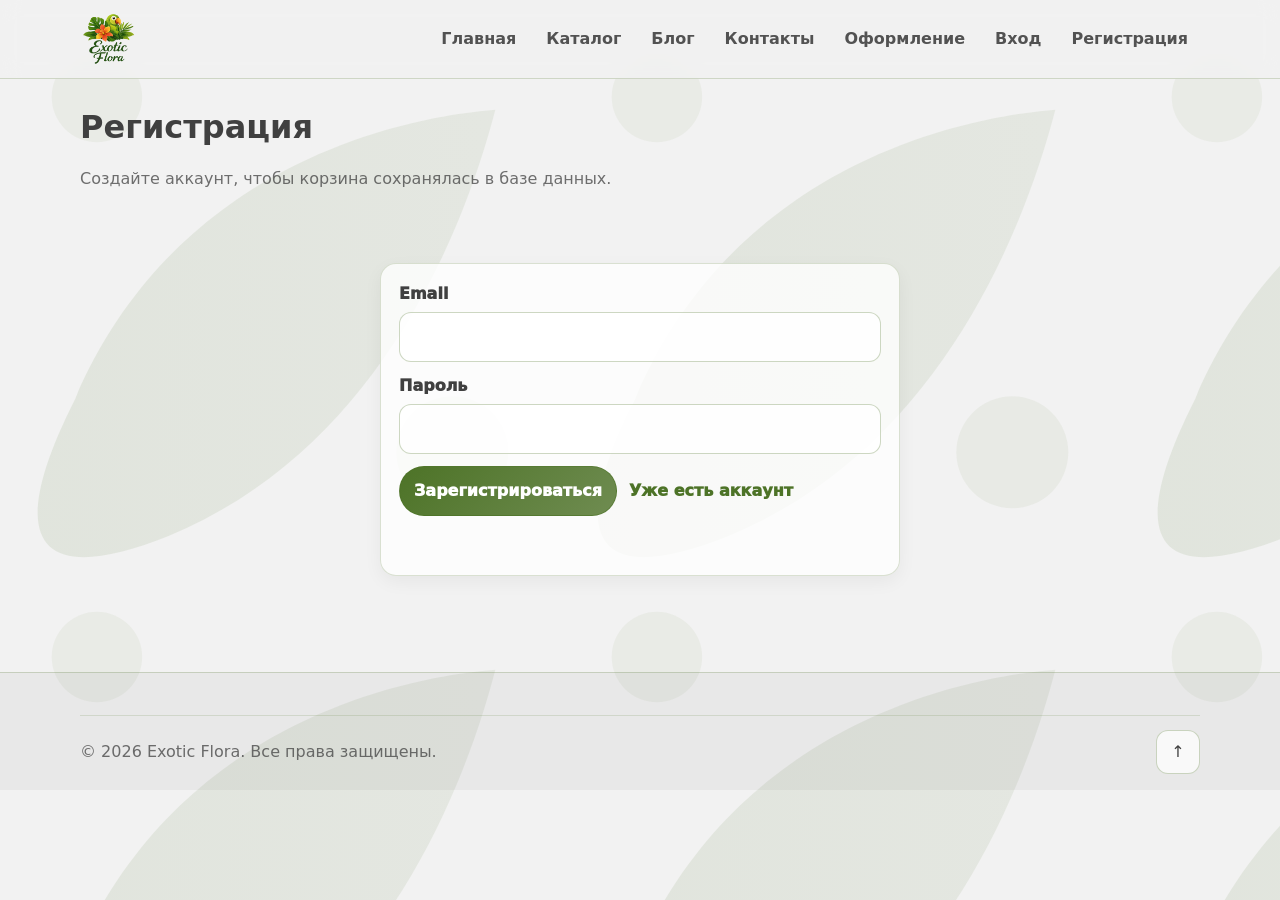
<file: frontend/register.html>
<!doctype html>
<html lang="ru">
<head>
<meta charset="UTF-8">
<meta name="viewport" content="width=device-width, initial-scale=1.0">
<meta name="theme-color" content="#4D7327">
<link rel="stylesheet" href="style.css">
<title>Регистрация — Exotic Flora</title>
<meta name="description" content="Регистрация покупателя Exotic Flora.">
</head>
<body id="top">
<header class="site-header">
  <div class="container header-inner">
    <a class="brand" href="index.html" aria-label="На главную Exotic Flora">
      <img src="images/logo.png" alt="Логотип Exotic Flora" class="brand-logo" width="220" height="60">
    </a>
    <button class="nav-toggle" type="button" aria-label="Открыть меню" aria-expanded="false" data-nav-toggle>
      <span class="nav-toggle-line"></span><span class="nav-toggle-line"></span><span class="nav-toggle-line"></span>
    </button>
    <nav class="nav" data-nav>
      <a class="nav-link" href="index.html">Главная</a>
      <a class="nav-link" href="catalog.html">Каталог</a>
      <a class="nav-link" href="blog.html">Блог</a>
      <a class="nav-link" href="contact.html">Контакты</a>
      <a class="nav-link" href="checkout.html">Оформление</a>
      <span class="auth-links" data-auth-area></span>
    </nav>
  </div>
</header>
<main class="site-main">
<section class="page-head"><div class="container"><h1 class="page-title">Регистрация</h1><p class="muted">Создайте аккаунт, чтобы корзина сохранялась в базе данных.</p></div></section>
<section class="section"><div class="container auth-layout"><div class="card auth-card">
  <form class="form" data-auth-form="register" novalidate>
    <label class="field field-full"><span class="field-label">Email</span><input type="email" name="email" autocomplete="email" required><span class="field-hint">Введите корректный email.</span></label>
    <label class="field field-full"><span class="field-label">Пароль</span><input type="password" name="password" autocomplete="new-password" required><span class="field-hint">Минимум 6 символов.</span></label>
    <div class="form-actions"><button class="btn btn-primary" type="submit">Зарегистрироваться</button><a class="link" href="login.html">Уже есть аккаунт</a></div>
    <p class="muted small status-message" data-auth-status aria-live="polite"></p>
  </form>
</div></div></section>
</main>
<footer class="site-footer"><div class="container footer-bottom"><span class="muted">© <span id="year"></span> Exotic Flora. Все права защищены.</span><a class="to-top" href="#top" aria-label="Наверх">↑</a></div></footer>
<script src="script.js" defer></script>
</body>
</html>
</file>
<file: frontend/style.css>
*,
*::before,
*::after {
  box-sizing: border-box;
}

html {
  scroll-behavior: smooth;
}

:root {
  --primary: #4D7327;
  --light: #6F8C51;
  --bg: #F2F2F2;
  --text: #404040;
  --shadow: 0 10px 25px rgba(0, 0, 0, 0.08);
  --green-glow: 0 18px 42px rgba(77, 115, 39, 0.18);
  --radius: 16px;
  --mobile-nav-top: 82px;
  --leaf-pattern: url("data:image/svg+xml,%3Csvg%20xmlns%3D%27http%3A//www.w3.org/2000/svg%27%20width%3D%27520%27%20height%3D%27520%27%20viewBox%3D%270%200%20520%20520%27%3E%0A%20%20%3Cdefs%3E%0A%20%20%20%20%3ClinearGradient%20id%3D%27g%27%20x1%3D%270%27%20x2%3D%271%27%3E%0A%20%20%20%20%20%20%3Cstop%20offset%3D%270%27%20stop-color%3D%27%234D7327%27%20stop-opacity%3D%270.10%27/%3E%0A%20%20%20%20%20%20%3Cstop%20offset%3D%271%27%20stop-color%3D%27%236F8C51%27%20stop-opacity%3D%270.10%27/%3E%0A%20%20%20%20%3C/linearGradient%3E%0A%20%20%3C/defs%3E%0A%20%20%3Cpath%20d%3D%27M70%20370c90-210%20290-260%20390-268-34%20130-118%20320-304%20396-110%2044-160%2018-86-128z%27%20fill%3D%27url%28%23g%29%27/%3E%0A%20%20%3Ccircle%20cx%3D%27420%27%20cy%3D%27420%27%20r%3D%2752%27%20fill%3D%27%236F8C51%27%20fill-opacity%3D%270.08%27/%3E%0A%20%20%3Ccircle%20cx%3D%2790%27%20cy%3D%2790%27%20r%3D%2742%27%20fill%3D%27%234D7327%27%20fill-opacity%3D%270.06%27/%3E%0A%3C/svg%3E");
}

body {
  margin: 0;
  font-family: system-ui, -apple-system, Segoe UI, Roboto, Arial, sans-serif;
  color: var(--text);
  background: var(--bg);
  line-height: 1.5;
  background-image: var(--leaf-pattern);
  background-attachment: fixed;
  background-size: 560px 560px;
  background-repeat: repeat;
  overflow-x: hidden;
}

body.mobile-menu-open {
  overflow: hidden;
}

img {
  max-width: 100%;
  display: block;
}

[hidden] {
  display: none !important;
}

a {
  color: inherit;
  text-decoration: none;
}

a:hover {
  text-decoration: underline;
}

button,
input,
textarea,
select {
  font: inherit;
}

.container {
  width: min(1120px, calc(100% - 32px));
  margin: 0 auto;
}

.site-main {
  padding-bottom: 48px;
}

.section {
  padding: 48px 0;
}

.section-head {
  display: grid;
  gap: 8px;
  margin-bottom: 18px;
}

.section-title {
  margin: 0;
  font-size: clamp(22px, 2vw, 30px);
}

.section-subtitle {
  margin: 0;
}

.muted {
  color: rgba(64, 64, 64, 0.75);
}

.small {
  font-size: 0.92rem;
}

.note {
  margin: 10px 0 0;
  padding: 10px 12px;
  border-radius: 14px;
  background: rgba(255, 255, 255, 0.62);
  border: 1px solid rgba(111, 140, 81, 0.25);
}

.sr-only {
  position: absolute !important;
  width: 1px !important;
  height: 1px !important;
  padding: 0 !important;
  margin: -1px !important;
  overflow: hidden !important;
  clip: rect(0, 0, 0, 0) !important;
  white-space: nowrap !important;
  border: 0 !important;
}

.decor-leaf {
  position: absolute;
  width: 240px;
  height: 240px;
  object-fit: cover;
  border-radius: 999px;
  opacity: 0.22;
  pointer-events: none;
  filter: saturate(1.25) contrast(1.05);
  mix-blend-mode: multiply;
  box-shadow: 0 18px 40px rgba(77, 115, 39, 0.10);
}

.leaf-a {
  top: 92px;
  right: -40px;
  transform: rotate(8deg);
}

.leaf-b {
  top: 420px;
  left: -55px;
  transform: rotate(-14deg);
  opacity: 0.18;
}

.leaf-c {
  top: 150px;
  right: -45px;
  transform: rotate(14deg);
  opacity: 0.18;
}

.leaf-d {
  top: 150px;
  right: -45px;
  transform: rotate(12deg);
  opacity: 0.18;
}

.leaf-e {
  top: 150px;
  right: -45px;
  transform: rotate(14deg);
  opacity: 0.18;
}

.leaf-f {
  top: 150px;
  right: -45px;
  transform: rotate(10deg);
  opacity: 0.18;
}

.site-header {
  position: sticky;
  top: 0;
  z-index: 20;
  background: rgba(242, 242, 242, 0.86);
  backdrop-filter: blur(10px);
  border-bottom: 1px solid rgba(77, 115, 39, 0.22);
}

.header-inner {
  display: flex;
  align-items: center;
  gap: 16px;
  padding: 12px 0;
}

.brand {
  display: flex;
  align-items: center;
  gap: 12px;
  min-width: 0;
  flex-shrink: 0;
}

.brand-logo {
  height: 54px;
  width: auto;
}

.nav {
  margin-left: auto;
  display: flex;
  gap: 6px;
  align-items: center;
}

.nav-link {
  padding: 10px 12px;
  border-radius: 999px;
  font-weight: 800;
  color: rgba(64, 64, 64, 0.9);
}

.nav-link:hover {
  background: rgba(111, 140, 81, 0.18);
  text-decoration: none;
}

.nav-link.is-active {
  background: rgba(77, 115, 39, 0.16);
  outline: 1px solid rgba(77, 115, 39, 0.30);
}

.nav-toggle {
  display: none;
  margin-left: auto;
  width: 46px;
  height: 46px;
  align-items: center;
  justify-content: center;
  flex-direction: column;
  gap: 5px;
  border: 1px solid rgba(111, 140, 81, 0.35);
  background: rgba(255, 255, 255, 0.88);
  border-radius: 14px;
  padding: 0;
  cursor: pointer;
  box-shadow: 0 8px 20px rgba(0, 0, 0, 0.06);
  transition: background 160ms ease, transform 160ms ease, box-shadow 160ms ease;
}

.nav-toggle:hover {
  transform: translateY(-1px);
  box-shadow: 0 12px 24px rgba(77, 115, 39, 0.14);
}

.nav-toggle-line {
  display: block;
  width: 22px;
  height: 2px;
  background: var(--text);
  border-radius: 999px;
  opacity: 0.9;
  transition: transform 160ms ease, opacity 160ms ease;
}

.nav-toggle.is-active .nav-toggle-line:nth-child(1) {
  transform: translateY(7px) rotate(45deg);
}

.nav-toggle.is-active .nav-toggle-line:nth-child(2) {
  opacity: 0;
}

.nav-toggle.is-active .nav-toggle-line:nth-child(3) {
  transform: translateY(-7px) rotate(-45deg);
}

.nav-backdrop {
  position: fixed;
  inset: 0;
  background: rgba(18, 24, 12, 0.36);
  opacity: 0;
  visibility: hidden;
  pointer-events: none;
  transition: opacity 180ms ease, visibility 180ms ease;
  z-index: 19;
}

.nav-backdrop.is-visible {
  opacity: 1;
  visibility: visible;
  pointer-events: auto;
}

.hero {
  padding: 22px 0 42px;
  position: relative;
}

.hero-inner {
  display: grid;
  grid-template-columns: 1.1fr 0.9fr;
  gap: 22px;
  align-items: center;
}

.hero-copy {
  display: grid;
  gap: 14px;
}

.pill {
  display: inline-flex;
  width: fit-content;
  padding: 6px 12px;
  border-radius: 999px;
  background: rgba(77, 115, 39, 0.18);
  border: 1px solid rgba(77, 115, 39, 0.24);
  font-weight: 900;
  color: var(--primary);
}

.hero-title {
  margin: 0;
  font-size: clamp(30px, 3.5vw, 48px);
  line-height: 1.1;
}

.hero-subtitle {
  margin: 0;
  font-size: 1.05rem;
  max-width: 54ch;
}

.hero-actions {
  display: flex;
  gap: 10px;
  flex-wrap: wrap;
}

.hero-badges {
  display: flex;
  gap: 10px;
  flex-wrap: wrap;
  padding: 0;
  margin: 10px 0 0;
  list-style: none;
}

.hero-badges li {
  background: rgba(255, 255, 255, 0.62);
  border: 1px solid rgba(111, 140, 81, 0.25);
  padding: 8px 10px;
  border-radius: 999px;
  font-weight: 800;
}

.hero-media {
  border-radius: var(--radius);
  overflow: hidden;
  box-shadow: var(--shadow), var(--green-glow);
  border: 1px solid rgba(111, 140, 81, 0.25);
}

.hero-img {
  width: 100%;
  height: 360px;
  object-fit: cover;
}

.grid {
  display: grid;
  gap: 16px;
}

.categories {
  grid-template-columns: repeat(4, 1fr);
}

.products {
  grid-template-columns: repeat(4, 1fr);
}

.card {
  background: rgba(255, 255, 255, 0.78);
  border: 1px solid rgba(111, 140, 81, 0.25);
  border-radius: var(--radius);
  box-shadow: 0 6px 18px rgba(0, 0, 0, 0.05);
  overflow: hidden;
}

.card-hover {
  transition: transform 120ms ease, box-shadow 120ms ease;
}

.card-hover:hover {
  transform: translateY(-2px);
  box-shadow: var(--shadow), var(--green-glow);
  text-decoration: none;
}

.card-icon {
  width: 64px;
  height: 64px;
  display: grid;
  place-items: center;
  border-radius: 14px;
  border: 1px solid rgba(111, 140, 81, 0.25);
  background: rgba(242, 242, 242, 0.72);
  margin-bottom: 10px;
}

.categories .card {
  padding: 18px;
}

.categories h3 {
  margin: 0 0 6px;
}

.categories p {
  margin: 0;
}

.product-card {
  background: linear-gradient(180deg, rgba(255, 255, 255, 0.92), rgba(248, 251, 244, 0.86));
  border: 1px solid rgba(111, 140, 81, 0.25);
  border-radius: var(--radius);
  overflow: hidden;
  display: grid;
  grid-template-rows: 180px 1fr;
  box-shadow: 0 10px 24px rgba(77, 115, 39, 0.08);
  transition: transform 160ms ease, box-shadow 160ms ease, border-color 160ms ease;
}

.product-card:hover {
  transform: translateY(-4px);
  box-shadow: var(--shadow), var(--green-glow);
  border-color: rgba(77, 115, 39, 0.38);
}

.product-card img {
  width: 100%;
  height: 180px;
  object-fit: cover;
}

.product-body {
  padding: 14px;
  display: grid;
  gap: 10px;
}

.product-title {
  margin: 0;
  font-size: 1.05rem;
}

.product-desc {
  margin: 0;
  color: rgba(64, 64, 64, 0.75);
  font-size: 0.95rem;
}

.product-meta {
  display: flex;
  justify-content: space-between;
  align-items: center;
  gap: 10px;
}

.price {
  font-weight: 950;
  color: var(--primary);
}

.btn {
  display: inline-flex;
  align-items: center;
  justify-content: center;
  gap: 8px;
  padding: 12px 14px;
  border-radius: 999px;
  border: 1px solid rgba(111, 140, 81, 0.35);
  background: rgba(255, 255, 255, 0.72);
  color: var(--text);
  font-weight: 950;
  cursor: pointer;
  transition: transform 120ms ease, background 120ms ease, box-shadow 120ms ease;
}

.btn:hover {
  transform: translateY(-1px);
  text-decoration: none;
  box-shadow: 0 10px 22px rgba(77, 115, 39, 0.12);
}

.btn:active {
  transform: translateY(0px);
}

.btn-primary {
  background: linear-gradient(135deg, var(--primary), var(--light));
  border-color: rgba(77, 115, 39, 0.55);
  color: #fff;
}

.btn-primary:hover {
  background: linear-gradient(135deg, var(--primary), #7aa05a);
}

.btn-ghost {
  background: transparent;
}

.btn-small {
  padding: 9px 12px;
  font-size: 0.95rem;
}

.icon-btn {
  border: 1px solid rgba(111, 140, 81, 0.35);
  background: rgba(255, 255, 255, 0.74);
  border-radius: 12px;
  padding: 8px 10px;
  cursor: pointer;
}

.cta {
  margin-top: 18px;
}

.cta-inner {
  display: flex;
  align-items: center;
  justify-content: space-between;
  gap: 16px;
  padding: 18px;
  border-radius: var(--radius);
  background: rgba(255, 255, 255, 0.76);
  border: 1px solid rgba(111, 140, 81, 0.25);
  box-shadow: 0 6px 18px rgba(0, 0, 0, 0.05);
}

.page-head {
  padding: 24px 0 8px;
  position: relative;
}

.page-title {
  margin: 0 0 6px;
  font-size: clamp(26px, 2.5vw, 36px);
}

.catalog-toolbar {
  display: grid;
  grid-template-columns: 1fr minmax(220px, auto) minmax(230px, auto) auto;
  gap: 12px;
  align-items: center;
  margin-bottom: 16px;
}

.filters {
  display: flex;
  flex-wrap: wrap;
  gap: 8px;
}

.chip {
  padding: 10px 12px;
  border-radius: 999px;
  border: 1px solid rgba(111, 140, 81, 0.35);
  background: rgba(255, 255, 255, 0.72);
  cursor: pointer;
  font-weight: 950;
}

.chip.is-active {
  background: rgba(77, 115, 39, 0.16);
  outline: 1px solid rgba(77, 115, 39, 0.30);
}

.search input,
.sort select,
.status-select {
  width: min(320px, 100%);
  padding: 11px 12px;
  border-radius: 12px;
  border: 1px solid rgba(111, 140, 81, 0.35);
  background: rgba(255, 255, 255, 0.78);
  outline: none;
}

.search input:focus,
.sort select:focus,
.status-select:focus {
  outline: 2px solid rgba(77, 115, 39, 0.35);
}

.cart-mini {
  display: flex;
  align-items: center;
  gap: 10px;
  justify-content: flex-end;
}

.cart-badge {
  padding: 8px 10px;
  border-radius: 999px;
  border: 1px solid rgba(111, 140, 81, 0.25);
  background: rgba(255, 255, 255, 0.68);
}

.pagination {
  display: flex;
  gap: 8px;
  justify-content: center;
  margin-top: 18px;
}

.page-btn {
  width: 44px;
  height: 44px;
  border-radius: 12px;
  border: 1px solid rgba(111, 140, 81, 0.35);
  background: rgba(255, 255, 255, 0.72);
  cursor: pointer;
  font-weight: 950;
}

.page-btn.is-active {
  background: rgba(77, 115, 39, 0.16);
  outline: 1px solid rgba(77, 115, 39, 0.30);
}

.page-btn:disabled {
  opacity: 0.45;
  cursor: not-allowed;
}

.story-section {
  background: linear-gradient(180deg, rgba(111, 140, 81, 0.14), rgba(242, 242, 242, 0));
}

.story-panel {
  padding: 16px;
  position: relative;
  overflow: hidden;
}

.story-panel::before {
  content: "";
  position: absolute;
  inset: -120px -120px auto auto;
  width: 360px;
  height: 360px;
  border-radius: 999px;
  background: radial-gradient(circle at 30% 30%, rgba(77, 115, 39, 0.20), transparent 60%);
  pointer-events: none;
}

.story-top {
  display: flex;
  align-items: center;
  justify-content: space-between;
  gap: 12px;
  flex-wrap: wrap;
  margin-bottom: 10px;
}

.story-badge {
  display: inline-flex;
  padding: 8px 12px;
  border-radius: 999px;
  font-weight: 950;
  color: var(--primary);
  background: rgba(77, 115, 39, 0.12);
  border: 1px solid rgba(77, 115, 39, 0.22);
}

.story-quote {
  font-weight: 800;
  color: rgba(64, 64, 64, 0.82);
}

.story-grid {
  display: grid;
  grid-template-columns: 1.15fr 0.85fr;
  gap: 16px;
  align-items: center;
}

.story-text p {
  margin: 0 0 10px;
}

.story-media {
  border-radius: 14px;
  overflow: hidden;
  border: 1px solid rgba(111, 140, 81, 0.25);
  box-shadow: var(--shadow);
}

.story-media img {
  width: 100%;
  height: 280px;
  object-fit: cover;
}

.story-stats {
  display: grid;
  grid-template-columns: repeat(3, 1fr);
  gap: 10px;
  margin-top: 12px;
}

.stat {
  padding: 10px;
  border-radius: 14px;
  border: 1px solid rgba(111, 140, 81, 0.22);
  background: rgba(255, 255, 255, 0.60);
}

.stat-num {
  font-weight: 980;
  color: var(--primary);
  font-size: 1.1rem;
}

.timeline {
  display: grid;
  grid-template-columns: repeat(3, 1fr);
  gap: 10px;
  margin-top: 14px;
}

.timeline-item {
  padding: 12px;
  border-radius: 14px;
  background: rgba(111, 140, 81, 0.10);
  border: 1px solid rgba(111, 140, 81, 0.22);
}

.timeline-year {
  font-weight: 980;
  color: var(--primary);
  margin-bottom: 6px;
}

.blog-layout {
  display: grid;
  grid-template-columns: 1.5fr 0.6fr;
  gap: 18px;
  align-items: start;
}

.blog-layout-single {
  grid-template-columns: minmax(0, 1fr);
}

.post-img {
  width: 100%;
  height: 220px;
  object-fit: cover;
}

.post-body {
  padding: 16px;
  display: grid;
  gap: 8px;
}

.post-title {
  margin: 0;
  font-size: 1.2rem;
}

.post-meta {
  margin: 0;
}

.post-excerpt {
  margin: 0;
}

.link {
  color: var(--primary);
  font-weight: 950;
  width: fit-content;
}

.post-toggle {
  border: none;
  background: transparent;
  padding: 0;
  text-align: left;
}

.post-more {
  margin-top: 10px;
  padding: 12px 12px;
  border-radius: 14px;
  border: 1px solid rgba(111, 140, 81, 0.22);
  background: rgba(111, 140, 81, 0.10);
}

.post-more p {
  margin: 0 0 10px;
}

.post-more p:last-child {
  margin-bottom: 0;
}

.aside-card {
  padding: 16px;
  display: grid;
  gap: 10px;
}

.aside-card h3 {
  margin: 0;
}

.aside-list {
  margin: 0;
  padding: 0;
  list-style: none;
  display: grid;
  gap: 8px;
}

.aside-link {
  display: inline-flex;
  padding: 8px 10px;
  border-radius: 12px;
  background: rgba(111, 140, 81, 0.12);
}

.aside-link:hover {
  text-decoration: none;
  background: rgba(77, 115, 39, 0.16);
}

.mini-form {
  display: grid;
  gap: 10px;
}

.mini-form input {
  padding: 11px 12px;
  border-radius: 12px;
  border: 1px solid rgba(111, 140, 81, 0.35);
  background: rgba(255, 255, 255, 0.78);
  outline: none;
}

.mini-form input:focus {
  outline: 2px solid rgba(77, 115, 39, 0.35);
}

.contact-layout {
  display: grid;
  grid-template-columns: 1.2fr 0.8fr;
  gap: 18px;
  align-items: start;
}

.contact-card {
  padding: 16px;
  display: grid;
  gap: 12px;
}

.contact-card h2 {
  margin: 0;
}

.contact-list {
  margin: 0;
  padding-left: 18px;
}

.contact-list li {
  margin: 6px 0;
}

.map {
  border-radius: 14px;
  overflow: hidden;
  border: 1px solid rgba(111, 140, 81, 0.25);
  background: rgba(255, 255, 255, 0.72);
}

.map iframe {
  width: 100%;
  height: 280px;
  border: 0;
}

.form {
  display: grid;
  gap: 12px;
}

.form-grid {
  display: grid;
  grid-template-columns: 1fr 1fr;
  gap: 12px;
}

.field {
  display: grid;
  gap: 6px;
}

.field-full {
  grid-column: 1 / -1;
}

.field-label {
  font-weight: 950;
}

.field input,
.field textarea,
.field select {
  padding: 12px 12px;
  border-radius: 12px;
  border: 1px solid rgba(111, 140, 81, 0.35);
  background: rgba(255, 255, 255, 0.78);
  outline: none;
}

.field input:focus,
.field textarea:focus,
.field select:focus {
  outline: 2px solid rgba(77, 115, 39, 0.35);
}

.field-hint {
  display: none;
  font-size: 0.9rem;
  color: #a23b3b;
}

.field.is-invalid .field-hint {
  display: block;
}

.field.is-invalid input,
.field.is-invalid textarea,
.field.is-invalid select {
  border-color: rgba(162, 59, 59, 0.55);
}

.field.is-disabled {
  opacity: 0.72;
}

.field.is-disabled input {
  background: rgba(230, 230, 230, 0.76);
  cursor: not-allowed;
}

.checkbox {
  grid-template-columns: auto 1fr;
  align-items: center;
}

.checkbox input {
  width: 18px;
  height: 18px;
  accent-color: var(--primary);
}

.form-actions {
  display: flex;
  align-items: center;
  gap: 12px;
  flex-wrap: wrap;
}

.checkout-layout {
  display: grid;
  grid-template-columns: 1.05fr 0.95fr;
  gap: 18px;
  align-items: start;
}

.checkout-card {
  padding: 16px;
  display: grid;
  gap: 12px;
}

.checkout-card h2 {
  margin: 0;
}

.checkout-head {
  display: flex;
  align-items: center;
  justify-content: space-between;
  gap: 10px;
  flex-wrap: wrap;
}

.checkout-list {
  list-style: none;
  padding: 0;
  margin: 0;
  display: grid;
  gap: 10px;
}

.checkout-item {
  display: grid;
  grid-template-columns: 1fr auto;
  gap: 10px;
  padding: 12px;
  border-radius: 14px;
  border: 1px solid rgba(111, 140, 81, 0.22);
  background: rgba(255, 255, 255, 0.66);
}

.checkout-item-title {
  font-weight: 950;
}

.checkout-controls {
  display: inline-flex;
  align-items: center;
  gap: 8px;
  justify-content: flex-end;
}

.qty {
  min-width: 36px;
  text-align: center;
  font-weight: 950;
}

.qty-btn {
  width: 38px;
  height: 38px;
  border-radius: 12px;
  border: 1px solid rgba(111, 140, 81, 0.35);
  background: rgba(255, 255, 255, 0.72);
  cursor: pointer;
  font-weight: 950;
}

.remove-btn {
  border: none;
  background: transparent;
  cursor: pointer;
  color: rgba(64, 64, 64, 0.75);
  font-weight: 900;
}

.remove-btn:hover {
  color: var(--primary);
  text-decoration: underline;
}

.checkout-summary {
  display: flex;
  align-items: center;
  justify-content: space-between;
  gap: 10px;
  padding-top: 10px;
  border-top: 1px solid rgba(111, 140, 81, 0.22);
}

.site-footer {
  background: rgba(64, 64, 64, 0.06);
  border-top: 1px solid rgba(77, 115, 39, 0.22);
  padding: 28px 0 16px;
}

.footer-grid {
  display: grid;
  grid-template-columns: 1.2fr 1fr 1fr;
  gap: 18px;
  align-items: start;
}

.footer-title {
  margin: 0 0 10px;
  color: var(--primary);
}

.footer-list {
  list-style: none;
  padding: 0;
  margin: 0;
  display: grid;
  gap: 8px;
}

.footer-list a {
  color: rgba(64, 64, 64, 0.9);
}

.footer-list a:hover {
  color: var(--primary);
  text-decoration: underline;
}

.footer-bottom {
  margin-top: 14px;
  padding-top: 14px;
  border-top: 1px solid rgba(111, 140, 81, 0.20);
  display: flex;
  justify-content: space-between;
  align-items: center;
  gap: 12px;
}

.to-top {
  display: inline-flex;
  width: 44px;
  height: 44px;
  align-items: center;
  justify-content: center;
  border-radius: 12px;
  border: 1px solid rgba(111, 140, 81, 0.35);
  background: rgba(255, 255, 255, 0.72);
}

.to-top:hover {
  text-decoration: none;
  background: rgba(77, 115, 39, 0.16);
}

.modal {
  position: fixed;
  inset: 0;
  display: grid;
  place-items: center;
  z-index: 40;
}

.modal[hidden] {
  display: none;
}

.modal-overlay {
  position: absolute;
  inset: 0;
  background: rgba(0, 0, 0, 0.35);
}

.modal-panel {
  position: relative;
  width: min(520px, calc(100% - 24px));
  background: rgba(242, 242, 242, 0.98);
  border: 1px solid rgba(111, 140, 81, 0.25);
  border-radius: var(--radius);
  box-shadow: var(--shadow), var(--green-glow);
  overflow: hidden;
}

.modal-head {
  display: flex;
  align-items: center;
  justify-content: space-between;
  gap: 10px;
  padding: 14px 16px;
  border-bottom: 1px solid rgba(111, 140, 81, 0.20);
}

.modal-head h2 {
  margin: 0;
}

.modal-body {
  padding: 14px 16px;
}

.cart-list {
  list-style: none;
  padding: 0;
  margin: 0 0 10px;
  display: grid;
  gap: 10px;
}

.cart-item {
  display: flex;
  justify-content: space-between;
  gap: 10px;
  padding: 10px;
  border-radius: 12px;
  border: 1px solid rgba(111, 140, 81, 0.20);
  background: rgba(255, 255, 255, 0.66);
}

.cart-item button {
  border: none;
  background: transparent;
  cursor: pointer;
  color: rgba(64, 64, 64, 0.75);
  font-weight: 900;
}

.cart-item button:hover {
  color: var(--primary);
  text-decoration: underline;
}

.modal-foot {
  display: flex;
  justify-content: space-between;
  align-items: center;
  gap: 12px;
  padding: 14px 16px;
  border-top: 1px solid rgba(111, 140, 81, 0.20);
}

.tabs {
  display: flex;
  flex-wrap: wrap;
  gap: 8px;
  margin-bottom: 12px;
}

.tab-btn {
  border: 1px solid rgba(111, 140, 81, 0.35);
  background: rgba(255, 255, 255, 0.72);
  border-radius: 999px;
  padding: 10px 14px;
  cursor: pointer;
  font-weight: 950;
}

.tab-btn.is-active {
  background: rgba(77, 115, 39, 0.16);
  outline: 1px solid rgba(77, 115, 39, 0.30);
}

.orders-card {
  padding: 16px;
}

.orders-list {
  display: grid;
  gap: 12px;
}

.order-card {
  padding: 14px;
  border-radius: 16px;
  border: 1px solid rgba(111, 140, 81, 0.22);
  background: linear-gradient(180deg, rgba(255, 255, 255, 0.92), rgba(248, 251, 244, 0.82));
  box-shadow: 0 8px 20px rgba(77, 115, 39, 0.08);
}

.order-card-head {
  display: flex;
  align-items: flex-start;
  justify-content: space-between;
  gap: 12px;
  margin-bottom: 10px;
}

.order-card-head h3 {
  margin: 0 0 4px;
}

.order-items {
  margin: 0 0 12px;
  padding-left: 18px;
}

.status-pill {
  display: inline-flex;
  border-radius: 999px;
  padding: 6px 10px;
  font-weight: 950;
  white-space: nowrap;
}

.status-new,
.order-status-new {
  background: rgba(71, 124, 190, 0.14);
}

.status-processing,
.order-status-processing {
  background: rgba(205, 146, 43, 0.16);
}

.status-shipped,
.order-status-shipped {
  background: rgba(107, 96, 185, 0.14);
}

.status-delivered,
.order-status-delivered {
  background: rgba(77, 115, 39, 0.14);
}

.status-cancelled,
.order-status-cancelled {
  background: rgba(162, 59, 59, 0.14);
}

.status-select {
  min-width: 170px;
}

@media (max-width: 980px) {
  .categories {
    grid-template-columns: repeat(2, 1fr);
  }

  .products {
    grid-template-columns: repeat(2, 1fr);
  }

  .hero-inner {
    grid-template-columns: 1fr;
  }

  .hero-img {
    height: 320px;
  }

  .catalog-toolbar {
    grid-template-columns: 1fr;
  }

  .cart-mini {
    justify-content: flex-start;
  }

  .blog-layout {
    grid-template-columns: 1fr;
  }

  .contact-layout {
    grid-template-columns: 1fr;
  }

  .checkout-layout {
    grid-template-columns: 1fr;
  }

  .footer-grid {
    grid-template-columns: 1fr;
  }

  .story-grid {
    grid-template-columns: 1fr;
  }

  .story-media img {
    height: 240px;
  }

  .story-stats {
    grid-template-columns: 1fr;
  }

  .timeline {
    grid-template-columns: 1fr;
  }
}

@media (max-width: 860px) {
  .nav-toggle {
    display: inline-flex;
  }

  .header-inner {
    position: relative;
  }

  .nav {
    position: fixed;
    top: var(--mobile-nav-top, 82px);
    left: 12px;
    right: 12px;
    margin-left: 0;
    padding: 12px;
    background: rgba(242, 242, 242, 0.98);
    border: 1px solid rgba(111, 140, 81, 0.25);
    border-radius: 18px;
    box-shadow: 0 18px 42px rgba(0, 0, 0, 0.14);
    flex-direction: column;
    align-items: stretch;
    gap: 6px;
    max-height: calc(100vh - var(--mobile-nav-top, 82px) - 16px);
    overflow-y: auto;
    opacity: 0;
    visibility: hidden;
    pointer-events: none;
    transform: translateY(-10px);
    transition: opacity 180ms ease, transform 180ms ease, visibility 180ms ease;
    z-index: 30;
  }

  .nav.is-open {
    opacity: 1;
    visibility: visible;
    pointer-events: auto;
    transform: translateY(0);
  }

  .nav-link {
    width: 100%;
    padding: 12px 14px;
    border-radius: 14px;
  }

  .catalog-toolbar {
    grid-template-columns: 1fr;
    align-items: stretch;
  }

  .search input {
    width: 100%;
  }

  .cart-mini {
    justify-content: flex-start;
    flex-wrap: wrap;
  }

  .products {
    grid-template-columns: 1fr;
  }

  .categories {
    grid-template-columns: 1fr;
  }

  .form-grid {
    grid-template-columns: 1fr;
  }

  .footer-bottom {
    flex-direction: column;
    align-items: flex-start;
  }

  .decor-leaf {
    width: 180px;
    height: 180px;
    opacity: 0.16;
  }

  .leaf-b {
    top: 500px;
  }
}

@media (max-width: 540px) {
  .container {
    width: min(1120px, calc(100% - 24px));
  }

  .section {
    padding: 36px 0;
  }

  .page-head {
    padding: 18px 0 6px;
  }

  .brand-logo {
    height: 44px;
  }

  .hero {
    padding: 18px 0 32px;
  }

  .hero-img {
    height: 240px;
  }

  .hero-title {
    font-size: clamp(28px, 9vw, 40px);
  }

  .hero-badges li,
  .btn,
  .btn-small,
  .chip {
    width: 100%;
  }

  .product-meta {
    flex-direction: column;
    align-items: stretch;
  }

  .cta-inner,
  .checkout-summary,
  .modal-foot,
  .cart-item,
  .story-top {
    flex-direction: column;
    align-items: flex-start;
  }

  .checkout-item {
    grid-template-columns: 1fr;
  }

  .checkout-controls {
    justify-content: flex-start;
    flex-wrap: wrap;
  }

  .pagination {
    flex-wrap: wrap;
  }

  .page-btn {
    width: 40px;
    height: 40px;
  }

  .decor-leaf {
    display: none;
  }

  .map iframe {
    height: 240px;
  }
}


.auth-links {
  display: inline-flex;
  align-items: center;
  gap: 6px;
}

.nav-user {
  padding: 9px 10px;
  border-radius: 999px;
  background: rgba(255, 255, 255, 0.7);
  color: rgba(64, 64, 64, 0.78);
  font-weight: 800;
  font-size: 0.92rem;
}

.nav-button {
  border: none;
  background: transparent;
  cursor: pointer;
}

.auth-layout {
  display: grid;
  place-items: center;
}

.auth-card {
  width: min(520px, 100%);
  padding: 18px;
}

.status-success {
  color: var(--primary);
  font-weight: 850;
}

.status-error {
  color: #a23b3b;
  font-weight: 850;
}

.admin-layout {
  display: grid;
  grid-template-columns: minmax(320px, 0.85fr) minmax(420px, 1.15fr);
  gap: 18px;
  align-items: start;
}

.admin-card {
  padding: 16px;
  display: grid;
  gap: 12px;
}

.admin-card h2 {
  margin: 0;
}

.admin-table-wrap {
  overflow-x: auto;
}

.admin-table {
  width: 100%;
  border-collapse: collapse;
  min-width: 620px;
}

.admin-table th,
.admin-table td {
  padding: 10px;
  border-bottom: 1px solid rgba(111, 140, 81, 0.22);
  text-align: left;
  vertical-align: top;
}

.admin-table th {
  color: var(--primary);
  font-weight: 950;
}

.admin-table td:last-child {
  display: flex;
  gap: 8px;
  flex-wrap: wrap;
}

.orders-table td:last-child {
  display: table-cell;
}
</file>
